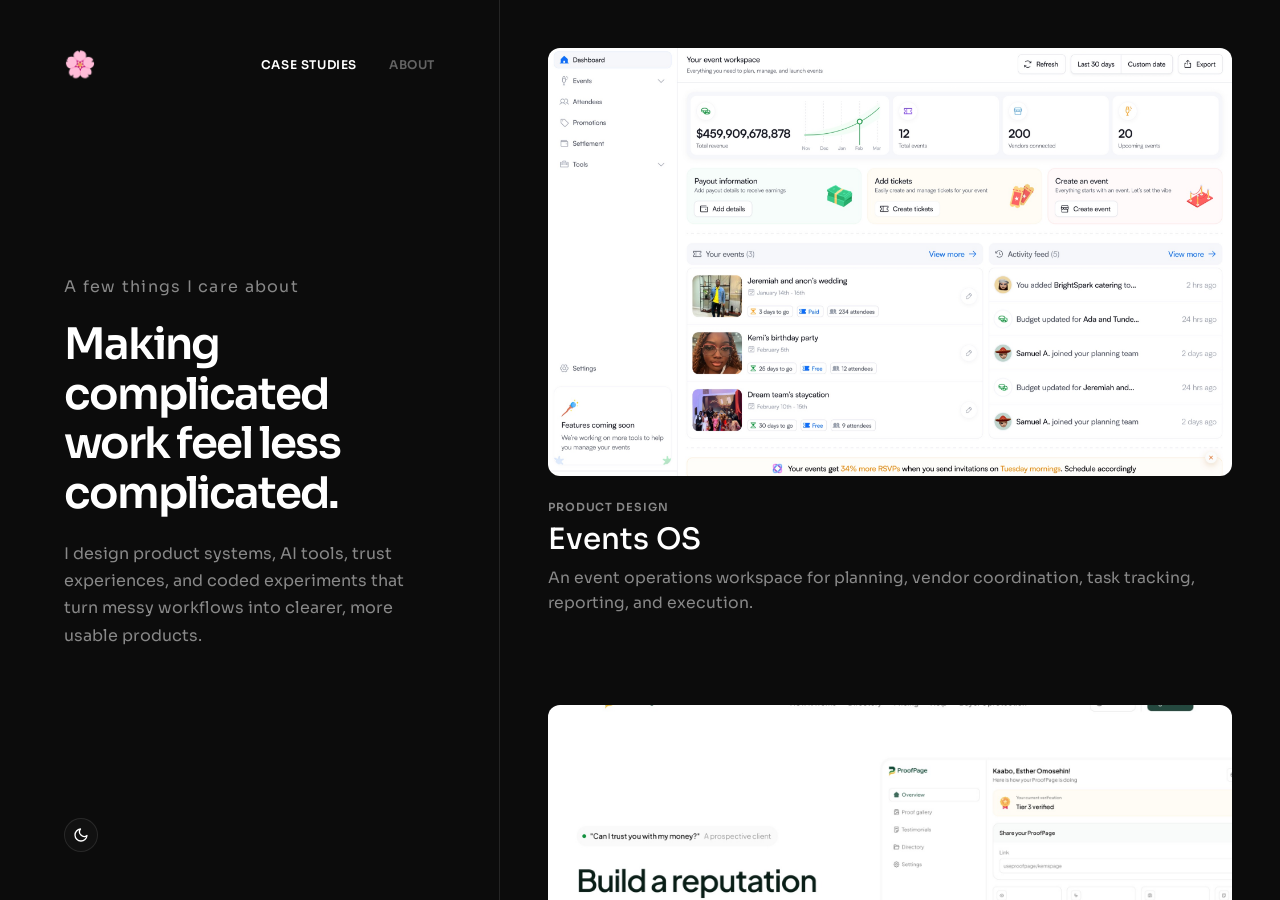
<file: case-studies/index.html>
<!doctype html>
<html lang="en">
  <head>
    <meta charset="UTF-8" />
    <meta name="viewport" content="width=device-width, initial-scale=1.0" />
    <title>Case Studies | Kems Designs</title>
    <meta
      name="description"
      content="Selected product design and design engineering case studies by Kems Designs."
    />
    <link
      href="https://fonts.googleapis.com/css2?family=Sora:wght@400;500;600;700;800&display=swap"
      rel="stylesheet"
    />
    <link rel="icon" type="image/png" sizes="512x512" href="/favicon-kems.png?v=1" />
    <link rel="apple-touch-icon" href="/favicon-kems.png?v=1" />
    <style>
      *,
      *::before,
      *::after {
        box-sizing: border-box;
        margin: 0;
        padding: 0;
      }

      :root {
        --bg-color: #0c0c0c;
        --text-main: #ffffff;
        --text-sub: #888888;
        --pink: #ffbcf2;
        --grey-btn: #111111;
        --border: rgba(255, 255, 255, 0.1);
        --transition: 0.3s cubic-bezier(0.4, 0, 0.2, 1);
      }

      body.light {
        --bg-color: #fcfcfc;
        --text-main: #000000;
        --text-sub: #666666;
        --pink: #ffbcf2;
        --grey-btn: #fafafa;
        --border: rgba(0, 0, 0, 0.06);
      }

      html,
      body {
        height: 100%;
        font-family: "Sora", sans-serif;
        background: var(--bg-color);
        color: var(--text-main);
      }
      body {
        display: flex;
        overflow: hidden;
        transition:
          background var(--transition),
          color var(--transition);
      }

      .left {
        position: relative;
        z-index: 2;
        display: flex;
        width: 500px;
        height: 100vh;
        flex: 0 0 auto;
        flex-direction: column;
        padding: 3rem 4rem;
        border-right: 1px solid var(--border);
        background: var(--bg-color);
        transition:
          background var(--transition),
          border-color var(--transition);
      }

      nav {
        display: flex;
        align-items: center;
        gap: 2rem;
        margin-bottom: 5rem;
      }
      .logo {
        margin-right: auto;
        color: var(--text-main);
        font-size: 1.6rem;
        font-weight: 800;
        letter-spacing: -0.05em;
        text-decoration: none;
      }
      .nav-link {
        color: var(--text-sub);
        cursor: pointer;
        font-size: 0.75rem;
        font-weight: 600;
        letter-spacing: 0.05em;
        opacity: 0.7;
        text-decoration: none;
        text-transform: uppercase;
        transition:
          color 0.2s,
          opacity 0.2s;
        white-space: nowrap;
      }
      .nav-link:hover {
        color: var(--pink);
        opacity: 1;
      }
      .nav-link.active {
        color: var(--text-main);
        opacity: 1;
      }

      .intro {
        display: flex;
        max-width: 370px;
        flex: 1;
        flex-direction: column;
        justify-content: center;
        padding-bottom: 7rem;
      }
      .eyebrow {
        margin-bottom: 1.25rem;
        color: var(--text-sub);
        font-size: 0.74rem;
        font-weight: 500;
        letter-spacing: 0.08em;
      }
      h1 {
        font-size: clamp(2.6rem, 3.4vw, 3.6rem);
        font-weight: 600;
        letter-spacing: -0.045em;
        line-height: 1.14;
      }
      .intro p {
        margin-top: 1.35rem;
        color: var(--text-sub);
        font-size: 1rem;
        font-weight: 400;
        line-height: 1.7;
      }
      .theme-switcher {
        position: absolute;
        bottom: 3rem;
        left: 4rem;
        display: grid;
        width: 34px;
        height: 34px;
        flex: 0 0 34px;
        place-items: center;
        border: 1px solid var(--border);
        border-radius: 50%;
        background: var(--grey-btn);
        color: var(--text-main);
        cursor: pointer;
        font-size: 1rem;
        transition:
          transform 0.2s,
          border-color 0.2s;
      }
      .theme-switcher:hover {
        transform: scale(1.08);
        border-color: var(--border);
      }
      .theme-switcher svg {
        width: 16px;
        height: 16px;
        fill: none;
        stroke: currentColor;
        stroke-linecap: round;
        stroke-linejoin: round;
        stroke-width: 2;
      }
      .theme-switcher .sun-icon,
      body.light .theme-switcher .moon-icon {
        display: none;
      }
      body.light .theme-switcher .sun-icon {
        display: block;
      }

      .right {
        flex: 1;
        height: 100vh;
        overflow-y: auto;
        padding: 3rem;
        scrollbar-width: none;
      }
      .right::-webkit-scrollbar {
        display: none;
      }
      .gallery {
        display: flex;
        max-width: 900px;
        margin: 0 auto;
        flex-direction: column;
        gap: 5.5rem;
        padding-bottom: 4rem;
      }
      .project {
        color: inherit;
        text-decoration: none;
      }
      .project-visual {
        position: relative;
        min-height: 0;
        aspect-ratio: 16 / 10;
        overflow: hidden;
        border: 0;
        border-radius: 12px;
        background: var(--grey-btn);
        transition: box-shadow 0.25s;
      }
      .project-visual img,
      .project-visual video {
        display: block;
        width: 100%;
        height: 100%;
        min-height: 0;
        object-fit: cover;
        transition: transform 0.45s cubic-bezier(0.165, 0.84, 0.44, 1);
      }
      .project:hover .project-visual {
        box-shadow: 0 8px 24px rgba(0, 0, 0, 0.07);
      }
      .project:hover .project-visual img,
      .project:hover .project-visual video {
        transform: scale(1.025);
      }
      .project-visual img:not([src]),
      .project-visual img.is-missing {
        display: none;
      }
      .fallback {
        position: absolute;
        inset: 0;
        display: grid;
        place-items: center;
        background:
          linear-gradient(140deg, rgba(128, 128, 128, 0.12), transparent 48%),
          var(--grey-btn);
        color: var(--text-sub);
        font-size: 0.82rem;
      }
      .project-visual img[src]:not(.is-missing) + .fallback {
        display: none;
      }
      .project-info {
        display: flex;
        align-items: flex-end;
        justify-content: space-between;
        gap: 2rem;
        padding-top: 1.5rem;
      }
      .project-type {
        margin-bottom: 0.38rem;
        color: var(--text-sub);
        font-size: 0.7rem;
        font-weight: 600;
        letter-spacing: 0.08em;
        text-transform: uppercase;
      }
      .project-title {
        font-size: clamp(1.55rem, 2.3vw, 2.15rem);
        font-weight: 500;
        letter-spacing: 0;
      }
      .project-meta {
        padding-bottom: 0.15rem;
        color: var(--text-sub);
        font-size: 0.78rem;
        font-weight: 400;
        text-align: right;
      }
      .project-description {
        max-width: 650px;
        margin-top: 0.55rem;
        color: var(--text-sub);
        font-size: 0.98rem;
        font-weight: 400;
        line-height: 1.6;
      }
      .project-footer {
        display: flex;
        align-items: center;
        justify-content: space-between;
        gap: 1rem;
        margin-top: 1rem;
      }
      .outcomes {
        display: flex;
        flex-wrap: wrap;
        gap: 0.45rem;
      }
      .outcome {
        padding: 0.38rem 0.55rem;
        border: 1px solid var(--border);
        border-radius: 999px;
        color: var(--text-sub);
        font-size: 0.68rem;
        font-weight: 600;
      }
      .project-cta {
        color: var(--text-main);
        font-size: 0.75rem;
        font-weight: 800;
        white-space: nowrap;
      }
      .project:hover .project-cta {
        color: var(--pink);
      }
      .project:hover .project-cta span {
        display: inline-block;
        transform: translateX(4px);
      }

      @media (max-width: 760px) {
        body {
          display: block;
          height: auto;
          overflow-y: auto;
        }
        .left {
          width: 100%;
          height: auto;
          min-height: 430px;
          padding: 2rem;
          border-right: 0;
          border-bottom: 1px solid var(--border);
        }
        nav {
          margin-bottom: 2.5rem;
        }
        .intro {
          min-height: 250px;
          padding-bottom: 3.5rem;
        }
        .theme-switcher {
          position: static;
        }
        .right {
          height: auto;
          padding: 1.5rem;
        }
        .gallery {
          gap: 2.4rem;
        }
      }

      @media (max-width: 560px) {
        nav {
          gap: 1rem;
        }
        .left {
          min-height: 390px;
        }
        h1 {
          font-size: 2.45rem;
        }
        .project-visual {
          min-height: 260px;
          aspect-ratio: auto;
        }
        .project-info {
          align-items: flex-start;
          flex-direction: column;
          gap: 0.3rem;
        }
        .project-meta {
          text-align: left;
        }
      }

      @media (prefers-reduced-motion: reduce) {
        *,
        *::before,
        *::after {
          scroll-behavior: auto !important;
          transition-duration: 0.01ms !important;
        }
      }
    </style>
  </head>
  <body>
    <aside class="left">
      <nav>
        <a class="logo" href="/">🌸</a>
        <a class="nav-link active" href="/case-studies/">Case Studies</a>
        <a class="nav-link" href="/about.html">About</a>
      </nav>
      <div class="intro">
        <p class="eyebrow">A few things I care about</p>
        <h1>Making complicated work feel less complicated.</h1>
        <p>
          I design product systems, AI tools, trust experiences, and coded
          experiments that turn messy workflows into clearer, more usable
          products.
        </p>
      </div>
      <button
        class="theme-switcher"
        type="button"
        aria-label="Toggle color theme"
      >
        <svg class="moon-icon" viewBox="0 0 24 24" aria-hidden="true">
          <path d="M21 12.79A9 9 0 1 1 11.21 3 7 7 0 0 0 21 12.79z" />
        </svg>
        <svg class="sun-icon" viewBox="0 0 24 24" aria-hidden="true">
          <circle cx="12" cy="12" r="4" />
          <path
            d="M12 2v2M12 20v2M4.93 4.93l1.41 1.41M17.66 17.66l1.41 1.41M2 12h2M20 12h2M4.93 19.07l1.41-1.41M17.66 6.34l1.41-1.41"
          />
        </svg>
      </button>
    </aside>

    <main class="right">
      <section class="gallery" aria-label="Case studies">
        <a class="project" href="/case-studies/events-os/">
          <div class="project-visual">
            <img
              data-src="/public/case-studies/events-os/actual/dashboard.jpg"
              alt="Events OS dashboard"
            /><span class="fallback">Events OS</span>
          </div>
          <div class="project-info">
            <div>
              <p class="project-type">Product design</p>
              <h2 class="project-title">Events OS</h2>
            </div>
          </div>
          <p class="project-description">
            An event operations workspace for planning, vendor coordination,
            task tracking, reporting, and execution.
          </p>
        </a>
        <a class="project" href="/case-studies/proofpage/">
          <div class="project-visual">
            <img
              data-src="/public/case-studies/proofpage/actual/hero.jpg"
              alt="ProofPage trust and verification experience"
            /><span class="fallback">ProofPage</span>
          </div>
          <div class="project-info">
            <div>
              <p class="project-type">Product design</p>
              <h2 class="project-title">ProofPage</h2>
            </div>
          </div>
          <p class="project-description">
            A trust and verification experience that helps buyers understand
            vendor credibility, protection, and proof before making decisions.
          </p>
        </a>
        <a class="project" href="/case-studies/klone/">
          <div class="project-visual">
            <img
              data-src="/public/case-studies/klone/actual/customer-hero.jpg"
              alt="Klone brand and product work"
            /><span class="fallback">Klone</span>
          </div>
          <div class="project-info">
            <div>
              <p class="project-type">Brand and product</p>
              <h2 class="project-title">Klone</h2>
            </div>
          </div>
          <p class="project-description">
            A brand and product direction built to make Klone sharper, more
            recognizable, and consistent across product and marketing
            touchpoints.
          </p>
        </a>
        <a class="project" href="/case-studies/copylint/">
          <div class="project-visual">
            <img
              data-src="/public/case-studies/copylint/actual/scan-ready.jpg"
              alt="CopyLint scan file modal"
            /><span class="fallback">CopyLint</span>
          </div>
          <div class="project-info">
            <div>
              <p class="project-type">Figma plugin</p>
              <h2 class="project-title">CopyLint</h2>
            </div>
          </div>
          <p class="project-description">
            An AI-assisted copy review tool that catches inconsistent copy and
            microcopy directly inside design files.
          </p>
        </a>
        <a class="project" href="/case-studies/design-engineering-lab/">
          <div class="project-visual">
            <video
              autoplay
              muted
              loop
              playsinline
              preload="metadata"
              aria-label="Crane Flight gameplay"
            >
              <source
                src="https://res.cloudinary.com/dgyadttyg/video/upload/v1777831700/craneflight_bix5jl.mp4"
                type="video/mp4"
              />
            </video>
          </div>
          <div class="project-info">
            <div>
              <p class="project-type">Games and experiments</p>
              <h2 class="project-title">Design engineering lab</h2>
            </div>
          </div>
          <p class="project-description">
            A full case study on playful coded experiments exploring games,
            motion, feedback, interaction design, audio, and frontend craft.
          </p>
        </a>
      </section>
    </main>
    <script>
      const body = document.body;
      const toggle = document.querySelector(".theme-switcher");
      const primaryNav = document.querySelector("nav");
      const sidebar = document.querySelector(".left");
      const scrollPanel = document.querySelector(".right");

      const responsiveThemePlacement = window.matchMedia(
        "(max-width: 760px)",
      );

      function placeThemeToggle({ matches }) {
        if (!toggle || !primaryNav || !sidebar) return;
        (matches ? primaryNav : sidebar).append(toggle);
      }

      placeThemeToggle(responsiveThemePlacement);
      responsiveThemePlacement.addEventListener("change", placeThemeToggle);

      window.addEventListener(
        "wheel",
        (event) => {
          if (
            window.innerWidth <= 760 ||
            !scrollPanel ||
            event.target.closest(".right")
          )
            return;
          scrollPanel.scrollTop += event.deltaY;
        },
        { passive: true },
      );

      if (localStorage.getItem("theme") === "light")
        body.classList.add("light");
      toggle.addEventListener("click", () => {
        body.classList.toggle("light");
        localStorage.setItem(
          "theme",
          body.classList.contains("light") ? "light" : "dark",
        );
      });
      document.querySelectorAll("img[data-src]").forEach((image) => {
        const target = image.dataset.src;
        fetch(target, { method: "HEAD" })
          .then((response) => {
            if (response.ok) image.src = target;
            else image.classList.add("is-missing");
          })
          .catch(() => image.classList.add("is-missing"));
      });
      document
        .querySelectorAll("img[src]")
        .forEach((image) =>
          image.addEventListener("error", () =>
            image.classList.add("is-missing"),
          ),
        );
    </script>
  </body>
</html>
</file>
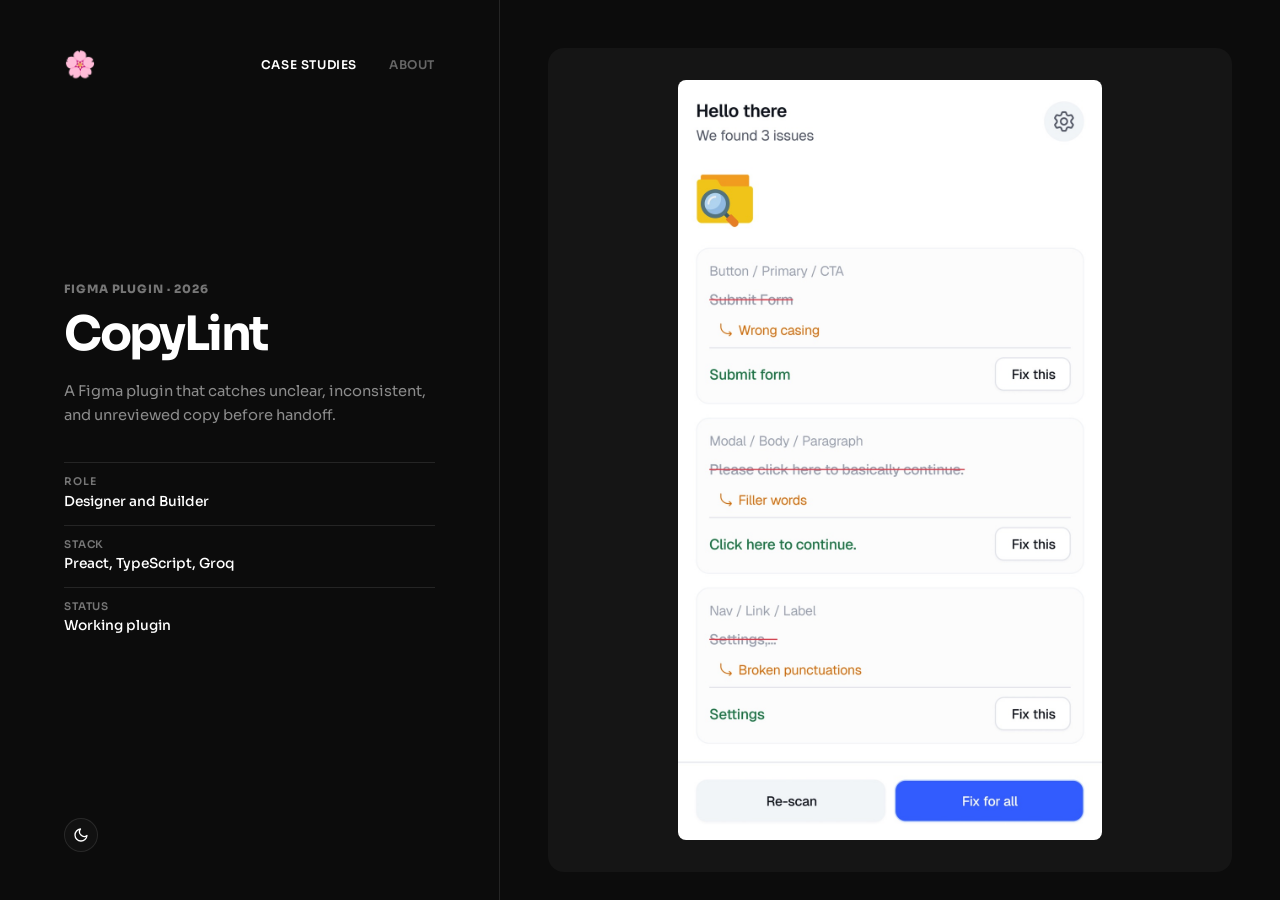
<file: case-studies/copylint/index.html>
<!doctype html>
<html lang="en">
  <head>
    <meta charset="utf-8" />
    <meta name="viewport" content="width=device-width,initial-scale=1" />
    <title>CopyLint | Kems Designs</title>
    <link rel="icon" type="image/png" sizes="512x512" href="/favicon-kems.png?v=1" />
    <link rel="apple-touch-icon" href="/favicon-kems.png?v=1" />
    <link
      href="https://fonts.googleapis.com/css2?family=Sora:wght@400;500;600;700;800&display=swap"
      rel="stylesheet"
    />
    <link
      rel="stylesheet"
      href="/case-studies/events-os/events-detail.css?v=21"
    />
  </head>
  <body class="copylint-case events-case">
    <aside class="left">
      <nav>
        <a class="logo" href="/">🌸</a
        ><a class="nav-link active" href="/case-studies/">Case Studies</a
        ><a class="nav-link" href="/about.html">About</a>
      </nav>
      <section class="overview">
        <p class="eyebrow">Figma plugin · 2026</p>
        <h1>CopyLint</h1>
        <p class="overview-summary">
          A Figma plugin that catches unclear, inconsistent, and unreviewed copy
          before handoff.
        </p>
        <dl class="project-facts">
          <div>
            <dt>Role</dt>
            <dd>Designer and Builder</dd>
          </div>
          <div>
            <dt>Stack</dt>
            <dd>Preact, TypeScript, Groq</dd>
          </div>
          <div>
            <dt>Status</dt>
            <dd>Working plugin</dd>
          </div>
        </dl>
      </section>
      <button
        class="theme-switcher"
        data-theme-toggle
        aria-label="Toggle theme"
      >
        <svg class="moon-icon" viewBox="0 0 24 24">
          <path d="M21 12.79A9 9 0 1 1 11.21 3 7 7 0 0 0 21 12.79z" /></svg
        ><svg class="sun-icon" viewBox="0 0 24 24">
          <circle cx="12" cy="12" r="4" />
          <path
            d="M12 2v2M12 20v2M4.93 4.93l1.41 1.41M17.66 17.66l1.41 1.41M2 12h2M20 12h2M4.93 19.07l1.41-1.41M17.66 6.34l1.41-1.41"
          />
        </svg>
      </button>
    </aside>
    <main class="right">
      <article class="case-story">
        <figure class="hero-media">
          <img
            data-src="/public/case-studies/copylint/actual/found-issues.jpg"
            alt="CopyLint grouped issue results"
          />
        </figure>
        <section class="story-section">
          <p class="story-label">Project snapshot</p>
          <h2>A linter for copy, built where designers already work.</h2>
          <p>
            CopyLint is a Figma plugin that catches unclear, inconsistent, and
            unreviewed copy before a file reaches handoff. I designed and built
            the plugin solo, from the scan flow and result states to the model
            integration and Figma plugin architecture.
          </p>
          <div class="snapshot-grid">
            <span>Solo-designed and built</span
            ><span>Preact and TypeScript architecture</span
            ><span>Complete scan and recovery states</span>
          </div>
        </section>
        <section class="story-section">
          <p class="story-label">The reality</p>
          <h2>Copy was the one thing nobody was systematically checking.</h2>
          <p>
            Design systems catch inconsistencies in color, spacing, and
            components almost automatically now. Copy never got the same
            treatment. It gets written fast, under deadline pressure, by whoever
            is building the screen that day, and slips through review because no
            single person owns consistency in the same way a design lead owns
            visual language.
          </p>
          <p>
            At Gopaddi this showed up constantly. One modal said “Delete.”
            Another said “Remove.” A confirmation button said “Yes” in one flow
            and “Confirm” in another. None of it was wrong exactly. All of it
            was inconsistent, and catching it meant manually rereading every
            string in a file.
          </p>
          <p class="callout">
            I was that someone. CopyLint started as a way to stop being that
            someone.
          </p>
        </section>
        <section class="story-section">
          <p class="story-label">The design challenge</p>
          <h2>Give feedback at the speed designers actually work.</h2>
          <p>
            The tool had to work inside the file designers already had open,
            without creating a separate review step someone had to remember to
            run.
          </p>
        </section>
        <section class="product-showcase">
          <header class="story-section">
            <p class="story-label">The product flow</p>
            <h2>One short loop from setup to a decision.</h2>
            <p>
              Each state answers one question clearly: is the tool ready, is the
              scan running, what did it find, and what should the designer do
              next?
            </p>
          </header>
          <article class="flow-group">
            <div class="flow-intro">
              <span>01</span>
              <div>
                <h3>Early onboarding</h3>
                <p>
                  An early API-key setup iteration made the tool usable without
                  a separate account flow.
                </p>
              </div>
            </div>
            <div class="mockup-grid">
              <figure class="product-frame plugin-frame">
                <div class="window-bar"><i></i><i></i><i></i></div>
                <img
                  data-src="/public/case-studies/copylint/actual/onboarding-empty.jpg"
                  alt="CopyLint API key onboarding empty state"
                />
              </figure>
              <figure class="product-frame plugin-frame">
                <div class="window-bar"><i></i><i></i><i></i></div>
                <img
                  data-src="/public/case-studies/copylint/actual/onboarding-key.jpg"
                  alt="CopyLint API key onboarding complete state"
                />
              </figure>
            </div>
          </article>
          <article class="flow-group">
            <div class="flow-intro">
              <span>02</span>
              <div>
                <h3>Scan and respond</h3>
                <p>
                  Ready, progress, success, and failure states keep the designer
                  oriented through a fast scan.
                </p>
              </div>
            </div>
            <div class="mockup-grid">
              <figure class="product-frame plugin-frame">
                <div class="window-bar"><i></i><i></i><i></i></div>
                <img
                  data-src="/public/case-studies/copylint/actual/scan-ready.jpg"
                  alt="CopyLint ready to scan"
                />
              </figure>
              <figure class="product-frame plugin-frame">
                <div class="window-bar"><i></i><i></i><i></i></div>
                <img
                  data-src="/public/case-studies/copylint/actual/scanning.jpg"
                  alt="CopyLint scanning progress"
                />
              </figure>
              <figure class="product-frame plugin-frame">
                <div class="window-bar"><i></i><i></i><i></i></div>
                <img
                  data-src="/public/case-studies/copylint/actual/no-issues.jpg"
                  alt="CopyLint no issues result"
                />
              </figure>
              <figure class="product-frame plugin-frame">
                <div class="window-bar"><i></i><i></i><i></i></div>
                <img
                  data-src="/public/case-studies/copylint/actual/error-state.jpg"
                  alt="CopyLint connection error"
                />
              </figure>
            </div>
          </article>
          <article class="flow-group">
            <div class="flow-intro">
              <span>03</span>
              <div>
                <h3>Keep control in settings</h3>
                <p>
                  Key storage and update states make the integration
                  understandable without interrupting the scan flow.
                </p>
              </div>
            </div>
            <div class="mockup-grid">
              <figure class="product-frame plugin-frame">
                <div class="window-bar"><i></i><i></i><i></i></div>
                <img
                  data-src="/public/case-studies/copylint/actual/settings.jpg"
                  alt="CopyLint settings page"
                />
              </figure>
              <figure class="product-frame plugin-frame">
                <div class="window-bar"><i></i><i></i><i></i></div>
                <img
                  data-src="/public/case-studies/copylint/actual/settings-update.jpg"
                  alt="CopyLint settings update state"
                />
              </figure>
            </div>
          </article>
        </section>
        <section class="story-section">
          <p class="story-label">Key decision 01</p>
          <h2>Speed over depth.</h2>
          <p>
            A plugin that takes ten seconds to respond gets closed and never
            opened again. I used Preact and TypeScript on the
            @create-figma-plugin framework because Figma plugins run inside a
            sandboxed iframe with real performance limits, and every extra
            kilobyte becomes load time a designer feels immediately.
          </p>
          <p>
            For the AI layer, I chose Groq running llama-3.1-8b-instant over a
            larger model. A bigger model might catch subtler tone issues, but
            not at the latency and cost profile needed by a free tool scanning
            dozens of text layers repeatedly. For a linting tool, fast and
            decent beats slow and excellent.
          </p>
          <div class="decision-grid">
            <article>
              <h3>Built for the sandbox</h3>
              <p>
                A lightweight stack that respects Figma's plugin performance
                constraints.
              </p>
            </article>
            <article>
              <h3>Fast inference by design</h3>
              <p>
                A smaller model chosen deliberately for speed, not as an
                accidental compromise.
              </p>
            </article>
          </div>
        </section>
        <section class="story-section">
          <p class="story-label">Key decision 02</p>
          <h2>Grouped feedback, not a flat list.</h2>
          <p>
            Fifteen flagged strings presented as fifteen separate complaints
            reads as noise. Grouping those strings by inconsistency, clarity,
            and tone turns them into patterns a designer can act on. Instead of
            three disconnected flags, the plugin can show that three different
            words are being used for the same action.
          </p>
        </section>
        <section class="story-section">
          <p class="story-label">Key decision 03</p>
          <h2>Suggestion beside issue, never auto-applied.</h2>
          <p>
            The flagged text and suggested fix stay visible together so a
            designer can compare, rewrite, or dismiss with full context. The
            plugin never silently changes anything. That was a trust decision as
            much as a UX one: the designer stays in control of the actual
            decision.
          </p>
        </section>
        <section class="story-section">
          <p class="story-label">The point</p>
          <h2>AI should support judgment here, not replace it.</h2>
          <p>
            CopyLint's point of view is that the fastest useful tool surfaces
            the problem clearly and gets out of the way. It does not try to be
            clever on the designer's behalf.
          </p>
        </section>
        <section class="story-section">
          <p class="story-label">Reflection</p>
          <h2>Building beyond the happy path changed the bar.</h2>
          <p>
            CopyLint needed more than a successful scan screen. Setup, loading,
            empty results, API failures, key management, and issue-by-issue
            review all had to make sense without explanation. Designing those
            states made it feel like a complete tool rather than an AI demo.
          </p>
        </section>
      </article>
      <a
        class="next-project next-preview"
        href="/case-studies/design-engineering-lab/"
        ><img
          src="/public/case-studies/design-engineering-lab/music-player.png"
          alt="Design engineering lab preview"
        />
        <div>
          <span>Design engineering · Interactive experiments</span
          ><strong>Design engineering lab</strong>
          <p>Games, interaction experiments, and coded prototypes.</p>
        </div></a
      >
    </main>
    <script src="/case-studies/case-study.js?v=11"></script>
  </body>
</html>
</file>
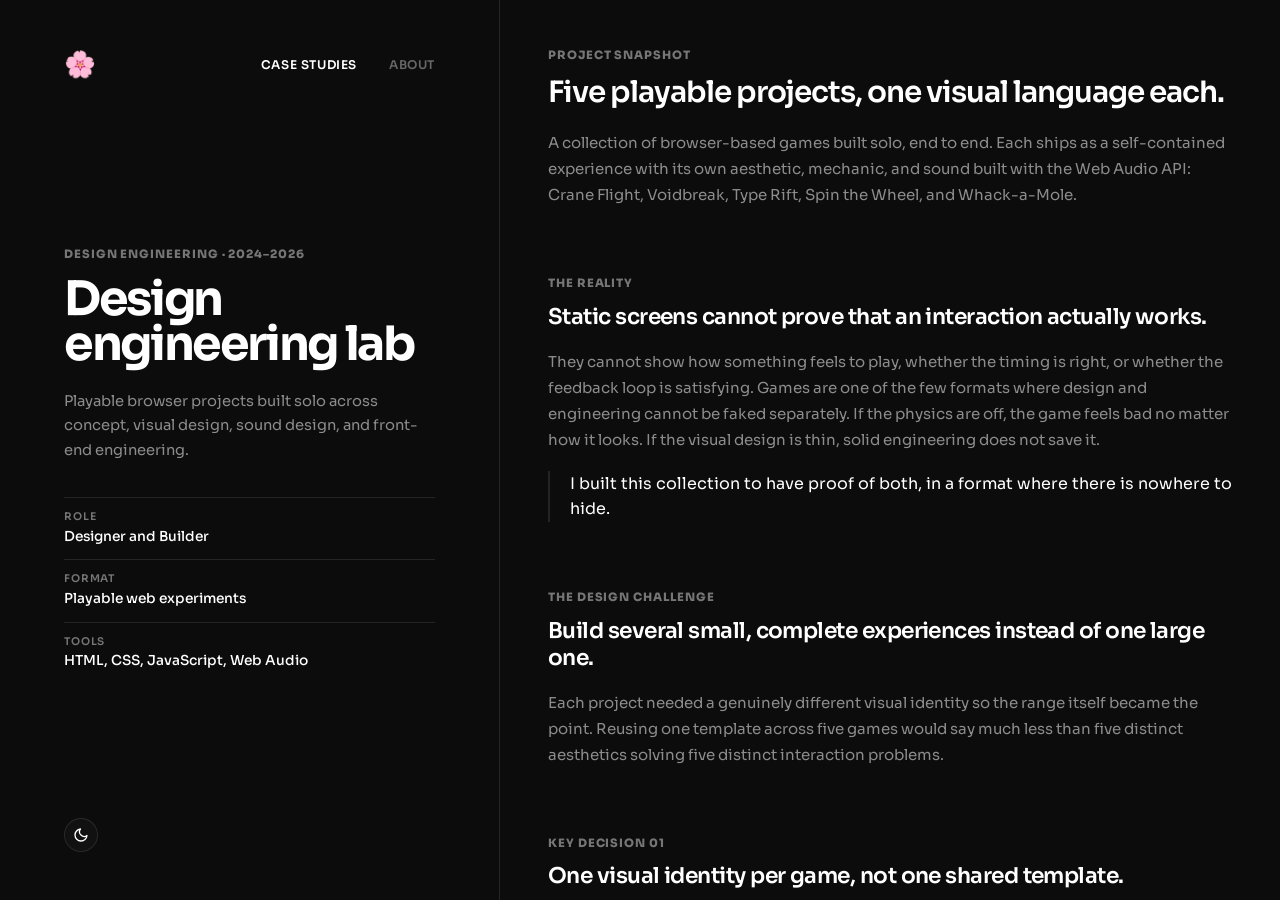
<file: case-studies/design-engineering-lab/index.html>
<!doctype html>
<html lang="en">
  <head>
    <meta charset="utf-8" />
    <meta name="viewport" content="width=device-width,initial-scale=1" />
    <title>Design engineering lab | Kems Designs</title>
    <link rel="icon" type="image/png" sizes="512x512" href="/favicon-kems.png?v=1" />
    <link rel="apple-touch-icon" href="/favicon-kems.png?v=1" />
    <link
      href="https://fonts.googleapis.com/css2?family=Sora:wght@400;500;600;700;800&display=swap"
      rel="stylesheet"
    />
    <link
      rel="stylesheet"
      href="/case-studies/events-os/events-detail.css?v=21"
    />
  </head>
  <body class="design-lab">
    <aside class="left">
      <nav>
        <a class="logo" href="/">🌸</a
        ><a class="nav-link active" href="/case-studies/">Case Studies</a
        ><a class="nav-link" href="/about.html">About</a>
      </nav>
      <section class="overview">
        <p class="eyebrow">Design engineering · 2024–2026</p>
        <h1>Design engineering lab</h1>
        <p class="overview-summary">
          Playable browser projects built solo across concept, visual design,
          sound design, and front-end engineering.
        </p>
        <dl class="project-facts">
          <div>
            <dt>Role</dt>
            <dd>Designer and Builder</dd>
          </div>
          <div>
            <dt>Format</dt>
            <dd>Playable web experiments</dd>
          </div>
          <div>
            <dt>Tools</dt>
            <dd>HTML, CSS, JavaScript, Web Audio</dd>
          </div>
        </dl>
      </section>
      <button
        class="theme-switcher"
        data-theme-toggle
        aria-label="Toggle theme"
      >
        <svg class="moon-icon" viewBox="0 0 24 24">
          <path d="M21 12.79A9 9 0 1 1 11.21 3 7 7 0 0 0 21 12.79z" /></svg
        ><svg class="sun-icon" viewBox="0 0 24 24">
          <circle cx="12" cy="12" r="4" />
          <path
            d="M12 2v2M12 20v2M4.93 4.93l1.41 1.41M17.66 17.66l1.41 1.41M2 12h2M20 12h2M4.93 19.07l1.41-1.41M17.66 6.34l1.41-1.41"
          />
        </svg>
      </button>
    </aside>
    <main class="right">
      <article class="lab-story">
        <header class="lab-hero">
          <p class="story-label">Project snapshot</p>
          <h2>Five playable projects, one visual language each.</h2>
          <p>
            A collection of browser-based games built solo, end to end. Each
            ships as a self-contained experience with its own aesthetic,
            mechanic, and sound built with the Web Audio API: Crane Flight,
            Voidbreak, Type Rift, Spin the Wheel, and Whack-a-Mole.
          </p>
        </header>
        <section class="story-section">
          <p class="story-label">The reality</p>
          <h2>
            Static screens cannot prove that an interaction actually works.
          </h2>
          <p>
            They cannot show how something feels to play, whether the timing is
            right, or whether the feedback loop is satisfying. Games are one of
            the few formats where design and engineering cannot be faked
            separately. If the physics are off, the game feels bad no matter how
            it looks. If the visual design is thin, solid engineering does not
            save it.
          </p>
          <p class="callout">
            I built this collection to have proof of both, in a format where
            there is nowhere to hide.
          </p>
        </section>
        <section class="story-section">
          <p class="story-label">The design challenge</p>
          <h2>
            Build several small, complete experiences instead of one large one.
          </h2>
          <p>
            Each project needed a genuinely different visual identity so the
            range itself became the point. Reusing one template across five
            games would say much less than five distinct aesthetics solving five
            distinct interaction problems.
          </p>
        </section>
        <section class="story-section">
          <p class="story-label">Key decision 01</p>
          <h2>One visual identity per game, not one shared template.</h2>
          <p>
            Each game has its own color language, typography choices, and visual
            world. Crane Flight reframes a Flappy Bird style mechanic around a
            paper crane, so the physics needed to feel light rather than
            mechanical. Voidbreak takes brick breaker into a darker, atmospheric
            space. Type Rift and Whack-a-Mole use pacing and feedback suited to
            their specific mechanics.
          </p>
          <p class="callout">
            Five different visual worlds prove design versatility more clearly
            than one polished template repeated five times.
          </p>
        </section>
        <section class="story-section">
          <p class="story-label">Key decision 02</p>
          <h2>Sound became a first-class design layer.</h2>
          <p>
            Every game has audio built with the Web Audio API and tuned to its
            own feel rather than added as generic sound effects. A hit, a miss,
            and a win state are interaction feedback. Treating sound that way
            from the start made it part of the mechanic, not decoration added
            after the build was finished.
          </p>
        </section>
        <section class="story-section">
          <p class="story-label">Key decision 03</p>
          <h2>Each experience was engineered and shipped solo.</h2>
          <p>
            There is no design handoff here. Each game is self-contained, with
            its own logic, rendering, and input handling. Type Rift required
            responsive real-time input. Spin the Wheel paired randomization
            logic with animation easing that needed to read as fair and
            satisfying rather than mechanical.
          </p>
        </section>
        <h2 class="experiments-heading">Selected experiments</h2>
        <section class="experiment">
          <div class="experiment-media">
            <video autoplay muted loop playsinline preload="metadata">
              <source
                src="https://res.cloudinary.com/dgyadttyg/video/upload/v1777831700/craneflight_bix5jl.mp4"
                type="video/mp4"
              />
            </video>
          </div>
          <div class="experiment-copy">
            <p class="story-label">Game experiment</p>
            <h3>A paper crane, a narrow gap, and one more try.</h3>
            <p>
              A game-loop exercise in timing and physics. I focused on simple
              mechanics, clear feedback, and the small feeling that makes
              someone want to try again.
            </p>
            <div class="project-links">
              <a
                href="https://kemsdesigns.github.io/crane-flight/"
                target="_blank"
                rel="noreferrer"
                >Play live →</a
              ><a
                href="https://github.com/kemsdesigns/crane-flight"
                target="_blank"
                rel="noreferrer"
                >View code →</a
              >
            </div>
          </div>
        </section>
        <section class="experiment">
          <div class="experiment-media">
            <video autoplay muted loop playsinline preload="metadata">
              <source
                src="https://res.cloudinary.com/dgyadttyg/video/upload/f_auto,q_auto/v1777741180/highendmooddrumrecording_eznbba.mp4"
                type="video/mp4"
              />
            </video>
          </div>
          <div class="experiment-copy">
            <p class="story-label">Music interaction</p>
            <h3>A drum machine designed as an instrument.</h3>
            <p>
              Sound, timing, colour, and visual feedback were designed as one
              response system, making a small tool feel physical instead of like
              a settings panel.
            </p>
            <div class="project-links">
              <a
                href="https://mood-drum.vercel.app"
                target="_blank"
                rel="noreferrer"
                >Play live →</a
              ><a
                href="https://github.com/kemsdesigns/mood-drum"
                target="_blank"
                rel="noreferrer"
                >View code →</a
              >
            </div>
          </div>
        </section>
        <section class="experiment">
          <div class="experiment-media">
            <video autoplay muted loop playsinline preload="metadata">
              <source
                src="https://res.cloudinary.com/dgyadttyg/video/upload/f_auto,q_auto/v1777741567/isokeys_yvuohv.mp4"
                type="video/mp4"
              />
            </video>
          </div>
          <div class="experiment-copy">
            <p class="story-label">Music interaction</p>
            <h3>Iso Keys, a deliberately simple surface for sound.</h3>
            <p>
              Iso Keys explores how much character can come from a small
              interaction model: layout, visual rhythm, and the relationship
              between a press and a sound.
            </p>
          </div>
        </section>
        <section class="experiment">
          <div class="experiment-media music-shot">
            <img
              src="/public/case-studies/design-engineering-lab/music-player.png"
              alt="Music Player live experience"
            />
          </div>
          <div class="experiment-copy">
            <p class="story-label">Product experiment</p>
            <h3>A music experience where the interface carries the mood.</h3>
            <p>
              A live music product exploring how visual direction, playback
              moments, and browsing flow can create atmosphere without getting
              in the way of the music.
            </p>
            <div class="project-links">
              <a
                href="https://music-player-khaki-nu-87.vercel.app/"
                target="_blank"
                rel="noreferrer"
                >Open live experience →</a
              ><a
                href="https://github.com/kemsdesigns/music-player"
                target="_blank"
                rel="noreferrer"
                >View code →</a
              >
            </div>
          </div>
        </section>
        <section class="experiment">
          <div class="experiment-media">
            <img
              src="/public/video-posters/whack-a-mole.png"
              alt="Whack-a-Mole level complete screen"
            />
          </div>
          <div class="experiment-copy">
            <p class="story-label">Game experiment</p>
            <h3>A fast arcade loop built around timing and reaction.</h3>
            <p>
              Whack-a-Mole is about quick response, clear targets, and feedback
              that makes each successful hit feel immediate and rewarding.
            </p>
            <div class="project-links">
              <a
                href="https://whack-a-mole-bay.vercel.app"
                target="_blank"
                rel="noreferrer"
                >Play live →</a
              ><a
                href="https://github.com/kemsdesigns/whack-a-mole"
                target="_blank"
                rel="noreferrer"
                >View code →</a
              >
            </div>
          </div>
        </section>
        <section class="experiment">
          <div class="experiment-media">
            <video autoplay muted loop playsinline preload="metadata">
              <source
                src="https://res.cloudinary.com/dgyadttyg/video/upload/f_auto,q_auto/v1777740991/typerift_jeiicn.mp4"
                type="video/mp4"
              />
            </video>
          </div>
          <div class="experiment-copy">
            <p class="story-label">Game experiment</p>
            <h3>
              Typing becomes a timing game when every word has consequences.
            </h3>
            <p>
              Type Rift combines real-time input, pressure, and pacing to turn a
              familiar action into a game.
            </p>
            <div class="project-links">
              <a
                href="https://typerift-six.vercel.app"
                target="_blank"
                rel="noreferrer"
                >Play live →</a
              ><a
                href="https://github.com/kemsdesigns/typerift"
                target="_blank"
                rel="noreferrer"
                >View code →</a
              >
            </div>
          </div>
        </section>
        <section class="story-section">
          <p class="story-label">The point</p>
          <h2>Can an idea become a working, playable thing?</h2>
          <p>
            This collection answers that question repeatedly, across different
            mechanics and visual problems. Five games answering it five
            different ways is a stronger proof point than one large project
            answering it once.
          </p>
        </section>
        <section class="story-section">
          <p class="story-label">Reflection</p>
          <h2>Variety was the most useful constraint.</h2>
          <p>
            Building genuinely different experiences rather than reskins of one
            underlying game forced range in visual design, interaction design,
            and front-end engineering that a single larger project would not
            have required in the same way.
          </p>
        </section>
      </article>
      <a class="next-project next-preview" href="/case-studies/events-os/"
        ><img
          src="/public/case-studies/events-os/actual/dashboard.jpg"
          alt="Events OS preview"
        />
        <div>
          <span>Product design · 2024 – Present</span><strong>Events OS</strong>
          <p>
            A planning deck for hotels and venues, bringing layout, RSVP, menus,
            sequencing, and team collaboration into one shared system.
          </p>
        </div></a
      >
    </main>
    <script src="/case-studies/case-study.js?v=11"></script>
  </body>
</html>
</file>
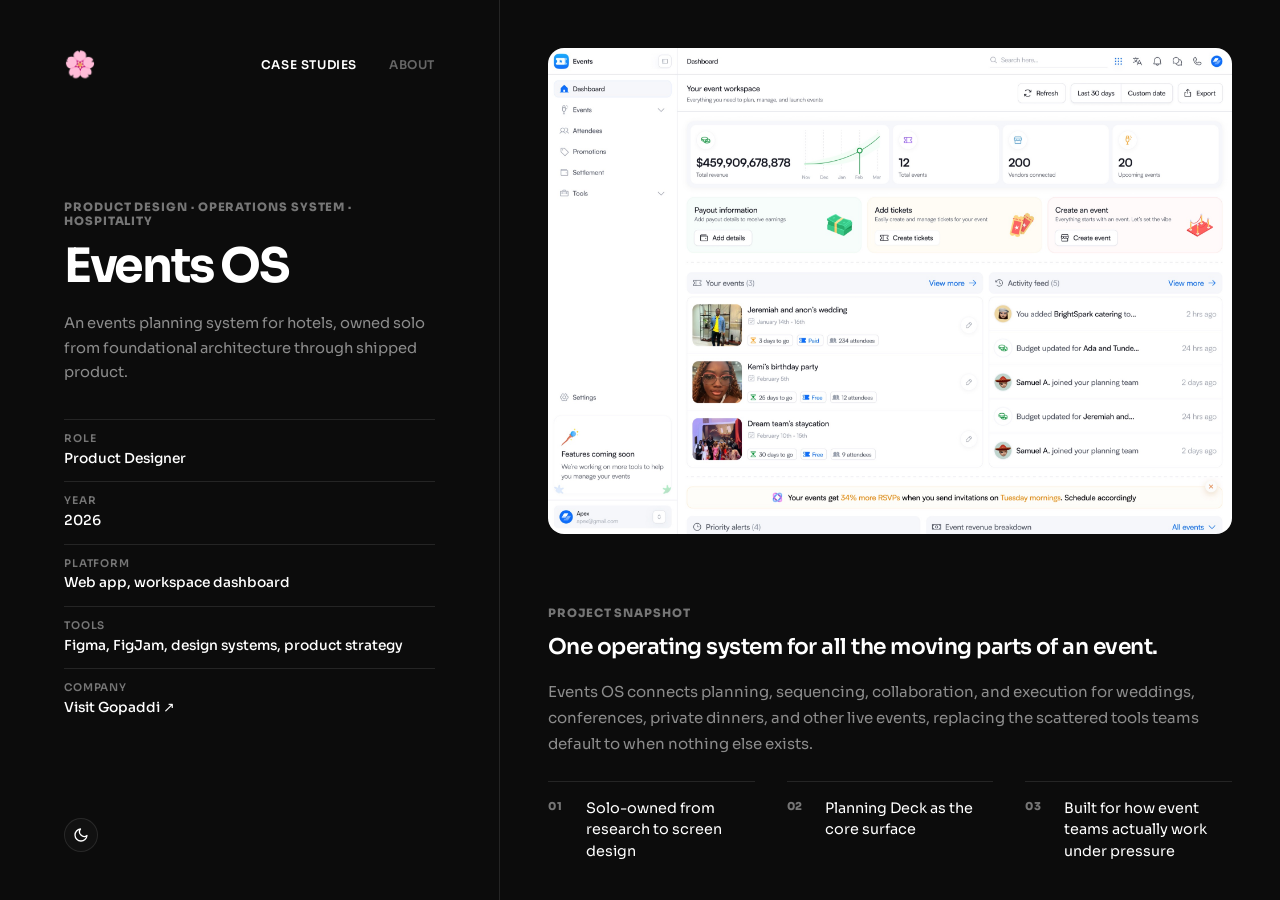
<file: case-studies/events-os/index.html>
<!doctype html>
<html lang="en">
  <head>
    <meta charset="utf-8" />
    <meta name="viewport" content="width=device-width,initial-scale=1" />
    <title>Events OS | Kems Designs</title>
    <link rel="icon" type="image/png" sizes="512x512" href="/favicon-kems.png?v=1" />
    <link rel="apple-touch-icon" href="/favicon-kems.png?v=1" />
    <link
      href="https://fonts.googleapis.com/css2?family=Sora:wght@400;500;600;700;800&display=swap"
      rel="stylesheet"
    />
    <link
      rel="stylesheet"
      href="/case-studies/events-os/events-detail.css?v=21"
    />
  </head>
  <body class="events-case">
    <aside class="left">
      <nav>
        <a class="logo" href="/">🌸</a
        ><a class="nav-link active" href="/case-studies/">Case Studies</a
        ><a class="nav-link" href="/about.html">About</a>
      </nav>
      <section class="overview">
        <p class="eyebrow">Product design · Operations system · Hospitality</p>
        <h1>Events OS</h1>
        <p class="overview-summary">
          An events planning system for hotels, owned solo from foundational
          architecture through shipped product.
        </p>
        <dl class="project-facts">
          <div>
            <dt>Role</dt>
            <dd>Product Designer</dd>
          </div>
          <div>
            <dt>Year</dt>
            <dd>2026</dd>
          </div>
          <div>
            <dt>Platform</dt>
            <dd>Web app, workspace dashboard</dd>
          </div>
          <div>
            <dt>Tools</dt>
            <dd>Figma, FigJam, design systems, product strategy</dd>
          </div>
          <div>
            <dt>Company</dt>
            <dd>
              <a
                href="https://www.gopaddi.com/"
                target="_blank"
                rel="noreferrer"
                >Visit Gopaddi ↗</a
              >
            </dd>
          </div>
        </dl>
      </section>
      <button
        class="theme-switcher"
        data-theme-toggle
        aria-label="Toggle theme"
      >
        <svg class="moon-icon" viewBox="0 0 24 24">
          <path d="M21 12.79A9 9 0 1 1 11.21 3 7 7 0 0 0 21 12.79z" /></svg
        ><svg class="sun-icon" viewBox="0 0 24 24">
          <circle cx="12" cy="12" r="4" />
          <path
            d="M12 2v2M12 20v2M4.93 4.93l1.41 1.41M17.66 17.66l1.41 1.41M2 12h2M20 12h2M4.93 19.07l1.41-1.41M17.66 6.34l1.41-1.41"
          />
        </svg>
      </button>
    </aside>
    <main class="right">
      <article class="case-story">
        <figure class="hero-media">
          <img
            data-src="/public/case-studies/events-os/actual/dashboard.jpg"
            alt="Events OS workspace dashboard"
          />
        </figure>
        <section class="story-section">
          <p class="story-label">Project snapshot</p>
          <h2>One operating system for all the moving parts of an event.</h2>
          <p>
            Events OS connects planning, sequencing, collaboration, and
            execution for weddings, conferences, private dinners, and other live
            events, replacing the scattered tools teams default to when nothing
            else exists.
          </p>
          <div class="snapshot-grid">
            <span>Solo-owned from research to screen design</span
            ><span>Planning Deck as the core surface</span
            ><span>Built for how event teams actually work under pressure</span>
          </div>
        </section>
        <section class="story-section">
          <p class="story-label">The reality</p>
          <h2>
            Before Events OS, the plan lived in a dozen different places at
            once.
          </h2>
          <p>
            Guest lists sat in spreadsheets. Vendor updates moved through group
            chats. Floor plans were printed and taped to a wall. Menu changes
            got mentioned in a call and never wrote themselves down anywhere.
          </p>
          <p>
            None of these pieces talked to each other. A guest count change
            didn't reach catering. A shift in the floor layout didn't reach
            whoever was setting up AV. Inconsistencies surfaced late, usually
            the same day as the event, and someone ended up fixing it under
            pressure instead of planning it in advance.
          </p>
          <p class="callout">
            The problem was never that people didn't know how to plan an event.
            It was that planning had no single home.
          </p>
        </section>
        <section class="story-section">
          <p class="story-label">The design challenge</p>
          <h2>Build for the afternoon when the plan changes twice.</h2>
          <p>
            I owned this vertical solo, from early research through the Planning
            Deck and its core flows. The brief I set for myself wasn't “make
            event planning look organized on a screen.” It was harder than that:
            build a system that holds up when a plan changes twice in the same
            afternoon, because that's what actually happens.
          </p>
        </section>
        <figure class="story-media">
          <img
            data-src="/public/case-studies/events-os/actual/create-event-form.jpg"
            alt="Events OS event creation flow"
          />
        </figure>
        <section class="story-section">
          <p class="story-label">Key decision 01</p>
          <h2>The Planning Deck became the center of gravity.</h2>
          <p>
            Every other decision in Events OS orbits one call: there needed to
            be a single surface where the shape of an event lives, not five
            surfaces that each hold a piece of it.
          </p>
          <p>
            Batch 1 of the Planning Deck covers floor and layout planning, event
            sequencing, menus, guests and RSVPs, and real-time collaboration
            with commenting. That scope was chosen deliberately. It's the
            planning work a team touches constantly, the stuff that changes hour
            to hour, not the stuff that gets set once and forgotten.
          </p>
          <div class="decision-grid">
            <article>
              <h3>One shared plan</h3>
              <p>
                Event details stop being spread across documents, chats,
                spreadsheets, and memory.
              </p>
            </article>
            <article>
              <h3>Focused first release</h3>
              <p>
                Solve the planning work teams return to most, before trying to
                solve everything at once.
              </p>
            </article>
          </div>
        </section>
        <figure class="story-media">
          <img
            data-src="/public/case-studies/events-os/actual/my-events.jpg"
            alt="Events OS event management workspace"
          />
        </figure>
        <section class="story-section">
          <p class="story-label">Key decision 02</p>
          <h2>Order of events became a multi-role timeline.</h2>
          <p>
            The hardest single problem in this system was sequencing. One event
            timeline has to serve completely different people with completely
            different needs. A planner needs the fifteen-minute operational
            view: what happens when, in what order, with what buffer. A vendor
            only needs their setup and teardown windows. Someone managing the
            room needs to know exactly when it turns over between courses or
            segments.
          </p>
          <p>
            Building three separate views would have meant three separate
            sources of truth, which is exactly the fragmentation Events OS was
            supposed to fix. Instead, I designed one underlying timeline data
            model that different roles could view at different levels of detail,
            without anyone ever looking at a version of the plan that's already
            out of date.
          </p>
        </section>
        <section class="story-section">
          <p class="story-label">Key decision 03</p>
          <h2>What wasn't ready was deliberately phased.</h2>
          <p>
            Vendor coordination, table assignments, and full budget tracking
            were cut from Batch 1 and moved to Phase 2. This wasn't a resourcing
            shortcut, it was a judgment call. Budget tracking alone needed fixed
            and planning-based modes, real-time cost tracking, planned versus
            actual spend, and role-based visibility, since not everyone on a
            planning team should see the same numbers. Designing that properly
            needed more time than the launch window allowed.
          </p>
          <p>
            Shipping it half-considered would have created more confusion than
            shipping without it. The better call was to get the core planning
            loop right first and build trust in the system before adding its
            more complex layers.
          </p>
        </section>
        <section class="story-section">
          <p class="story-label">What shipped and what was scoped</p>
          <div class="scope-grid">
            <article>
              <h3>Batch 1</h3>
              <p>
                Planning Deck, floor planning, order of events, menus, guests
                and RSVPs, real-time collaboration, and commenting.
              </p>
            </article>
            <article>
              <h3>Phase 2</h3>
              <p>
                Vendor coordination, table assignments, full budget tracking,
                role-based visibility, planned versus actual cost tracking, and
                safeguards.
              </p>
            </article>
          </div>
        </section>
        <section class="flow-group">
          <div class="flow-intro">
            <p class="story-label">Public product story</p>
            <h2>The system also needed a clear way into it.</h2>
            <p>
              The Events OS landing page translates a dense operational product
              into a simpler promise for organizers: create the event, sell
              tickets, manage attendees, and keep execution in one place. The
              page introduces capability gradually before revealing the depth of
              the workspace.
            </p>
          </div>
          <figure class="product-frame landing-page-frame">
            <div class="window-bar"><i></i><i></i><i></i></div>
            <img
              data-src="/public/case-studies/events-os/actual/landing-page.jpg"
              alt="Events OS public landing page"
            />
          </figure>
        </section>
        <section class="product-showcase">
          <header class="story-section">
            <p class="story-label">Selected product flows</p>
            <h2>The operating layer around the event plan.</h2>
            <p>
              Planning is only useful if teams can carry it through. These
              supporting flows cover the path from a new event to tickets,
              attendee check-in, and settlement.
            </p>
          </header>
          <article class="flow-group">
            <div class="flow-intro">
              <span>01</span>
              <div>
                <h3>Create and organize</h3>
                <p>
                  A clear starting point that opens into a structured event
                  setup flow.
                </p>
              </div>
            </div>
            <div class="mockup-grid single">
              <figure class="product-frame">
                <div class="window-bar"><i></i><i></i><i></i></div>
                <img
                  data-src="/public/case-studies/events-os/actual/create-event-empty.jpg"
                  alt="Create your first event screen"
                />
              </figure>
            </div>
          </article>
          <article class="flow-group">
            <div class="flow-intro">
              <span>02</span>
              <div>
                <h3>Run attendance</h3>
                <p>
                  Guest context, scanning, manual entry, and live arrival status
                  stay in one operational flow.
                </p>
              </div>
            </div>
            <div class="mockup-grid">
              <figure class="product-frame">
                <div class="window-bar"><i></i><i></i><i></i></div>
                <img
                  data-src="/public/case-studies/events-os/actual/check-in.jpg"
                  alt="Guest check-in scanner ready state"
                />
              </figure>
              <figure class="product-frame">
                <div class="window-bar"><i></i><i></i><i></i></div>
                <img
                  data-src="/public/case-studies/events-os/actual/checking-in.jpg"
                  alt="Guest QR code being scanned"
                />
              </figure>
              <figure class="product-frame wide">
                <div class="window-bar"><i></i><i></i><i></i></div>
                <img
                  data-src="/public/case-studies/events-os/actual/attendee-details.jpg"
                  alt="Attendee profile and event history"
                />
              </figure>
            </div>
          </article>
          <article class="flow-group">
            <div class="flow-intro">
              <span>03</span>
              <div>
                <h3>Create and manage tickets</h3>
                <p>
                  Ticket structure, pricing, visual design, and reusable tickets
                  form one connected workflow.
                </p>
              </div>
            </div>
            <div class="mockup-grid">
              <figure class="product-frame">
                <div class="window-bar"><i></i><i></i><i></i></div>
                <img
                  data-src="/public/case-studies/events-os/actual/ticket-creation.jpg"
                  alt="Ticket type and price configuration"
                />
              </figure>
              <figure class="product-frame">
                <div class="window-bar"><i></i><i></i><i></i></div>
                <img
                  data-src="/public/case-studies/events-os/actual/design-ticket.jpg"
                  alt="Visual ticket designer"
                />
              </figure>
              <figure class="product-frame wide">
                <div class="window-bar"><i></i><i></i><i></i></div>
                <img
                  data-src="/public/case-studies/events-os/actual/existing-tickets.jpg"
                  alt="Reusable event tickets"
                />
              </figure>
            </div>
          </article>
          <article class="flow-group">
            <div class="flow-intro">
              <span>04</span>
              <div>
                <h3>Close the loop</h3>
                <p>
                  Sales, payout status, ticket performance, and settlement
                  remain connected to the event.
                </p>
              </div>
            </div>
            <div class="mockup-grid">
              <figure class="product-frame">
                <div class="window-bar"><i></i><i></i><i></i></div>
                <img
                  data-src="/public/case-studies/events-os/actual/settlement.jpg"
                  alt="Event settlement dashboard"
                />
              </figure>
              <figure class="product-frame">
                <div class="window-bar"><i></i><i></i><i></i></div>
                <img
                  data-src="/public/case-studies/events-os/actual/event-settlement-details.jpg"
                  alt="Settlement details for one event"
                />
              </figure>
            </div>
          </article>
        </section>
        <section class="story-section">
          <p class="story-label">The point</p>
          <h2>Design for the mess directly.</h2>
          <p>
            Real event planning is rarely clean. Guest counts shift the morning
            of. A vendor runs late. A room needs to flip faster than expected.
            Every structural decision in Events OS, the single planning surface,
            the shared timeline model, the deliberate phasing, came from
            designing for that mess directly, not from designing a tidy diagram
            and hoping reality would cooperate with it.
          </p>
        </section>
        <section class="story-section">
          <p class="story-label">Reflection</p>
          <h2>The real design work was architectural, not visual.</h2>
          <p>
            It was deciding what needed to be one connected system versus what
            could wait, and building the first version so it could hold the
            weight of what comes next without needing to be rebuilt.
          </p>
        </section>
      </article>
      <a class="next-project next-preview" href="/case-studies/proofpage/"
        ><img
          src="/public/case-studies/proofpage/actual/hero.jpg"
          alt="ProofPage preview"
        />
        <div>
          <span>Marketplace UX · Trust and safety</span
          ><strong>ProofPage</strong>
          <p>
            A marketplace trust experience designed to help buyers assess vendor
            credibility, verification, and protection.
          </p>
        </div></a
      >
    </main>
    <script src="/case-studies/case-study.js?v=11"></script>
  </body>
</html>
</file>
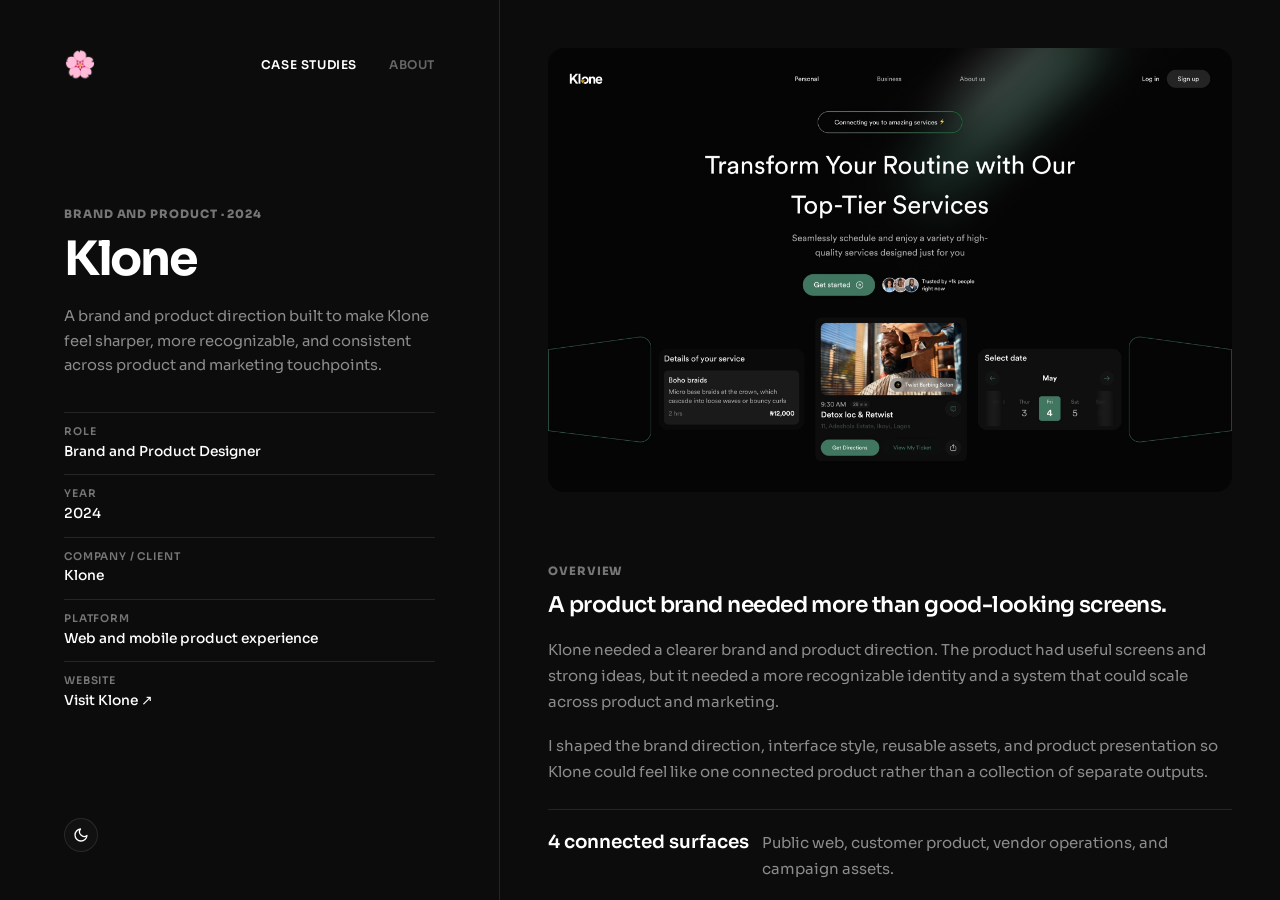
<file: case-studies/klone/index.html>
<!doctype html>
<html lang="en">
  <head>
    <meta charset="utf-8" />
    <meta name="viewport" content="width=device-width,initial-scale=1" />
    <title>Klone | Kems Designs</title>
    <link rel="icon" type="image/png" sizes="512x512" href="/favicon-kems.png?v=1" />
    <link rel="apple-touch-icon" href="/favicon-kems.png?v=1" />
    <link
      href="https://fonts.googleapis.com/css2?family=Sora:wght@400;500;600;700;800&display=swap"
      rel="stylesheet"
    />
    <link
      rel="stylesheet"
      href="/case-studies/events-os/events-detail.css?v=21"
    />
  </head>
  <body class="klone-case events-case">
    <aside class="left">
      <nav>
        <a class="logo" href="/">🌸</a
        ><a class="nav-link active" href="/case-studies/">Case Studies</a
        ><a class="nav-link" href="/about.html">About</a>
      </nav>
      <section class="overview">
        <p class="eyebrow">Brand and product · 2024</p>
        <h1>Klone</h1>
        <p class="overview-summary">
          A brand and product direction built to make Klone feel sharper, more
          recognizable, and consistent across product and marketing touchpoints.
        </p>
        <dl class="project-facts">
          <div>
            <dt>Role</dt>
            <dd>Brand and Product Designer</dd>
          </div>
          <div>
            <dt>Year</dt>
            <dd>2024</dd>
          </div>
          <div>
            <dt>Company / Client</dt>
            <dd>Klone</dd>
          </div>
          <div>
            <dt>Platform</dt>
            <dd>Web and mobile product experience</dd>
          </div>
          <div>
            <dt>Website</dt>
            <dd>
              <a
                href="https://www.useklone.com/"
                target="_blank"
                rel="noreferrer"
                >Visit Klone ↗</a
              >
            </dd>
          </div>
        </dl>
      </section>
      <button
        class="theme-switcher"
        data-theme-toggle
        aria-label="Toggle theme"
      >
        <svg class="moon-icon" viewBox="0 0 24 24">
          <path d="M21 12.79A9 9 0 1 1 11.21 3 7 7 0 0 0 21 12.79z" /></svg
        ><svg class="sun-icon" viewBox="0 0 24 24">
          <circle cx="12" cy="12" r="4" />
          <path
            d="M12 2v2M12 20v2M4.93 4.93l1.41 1.41M17.66 17.66l1.41 1.41M2 12h2M20 12h2M4.93 19.07l1.41-1.41M17.66 6.34l1.41-1.41"
          />
        </svg>
      </button>
    </aside>
    <main class="right">
      <article class="case-story">
        <figure class="hero-media">
          <img
            data-src="/public/case-studies/klone/actual/customer-hero.jpg"
            alt="Klone customer website"
          />
        </figure>
        <section class="story-section">
          <p class="story-label">Overview</p>
          <h2>A product brand needed more than good-looking screens.</h2>
          <p>
            Klone needed a clearer brand and product direction. The product had
            useful screens and strong ideas, but it needed a more recognizable
            identity and a system that could scale across product and marketing.
          </p>
          <p>
            I shaped the brand direction, interface style, reusable assets, and
            product presentation so Klone could feel like one connected product
            rather than a collection of separate outputs.
          </p>
          <p class="scope-note">
            <strong>4 connected surfaces</strong
            ><span
              >Public web, customer product, vendor operations, and campaign
              assets.</span
            >
          </p>
        </section>
        <section class="story-section">
          <p class="story-label">The reality</p>
          <h2>The pieces worked. The system behind them did not.</h2>
          <p>
            Product screens, marketing visuals, dashboard views, and mobile
            experiences did not always feel like they belonged to the same
            product. Every new asset risked becoming another isolated design
            decision.
          </p>
          <p class="callout">
            The problem was not a lack of visuals. It was the absence of a
            strong system connecting them.
          </p>
        </section>
        <figure class="story-media">
          <img
            data-src="/public/case-studies/klone/actual/brand-intro.jpg"
            alt="Klone brand introduction"
          />
        </figure>
        <section class="story-section">
          <p class="story-label">The design goal</p>
          <h2>Define a clearer identity without losing product usability.</h2>
          <p>
            I needed a direction bold enough to be recognizable and disciplined
            enough to support real product work. That meant aligning color,
            typography, layout rhythm, interaction patterns, and marketing
            expression before polishing individual screens.
          </p>
          <div class="decision-grid">
            <article>
              <h3>Stronger identity</h3>
              <p>
                A visual point of view that could be recognized without relying
                on the logo.
              </p>
            </article>
            <article>
              <h3>Product alignment</h3>
              <p>
                Shared rhythm across cards, navigation, states, and content
                hierarchy.
              </p>
            </article>
            <article>
              <h3>Reusable patterns</h3>
              <p>
                Assets and layouts designed to move between product and
                marketing.
              </p>
            </article>
            <article>
              <h3>Controlled expression</h3>
              <p>
                Personality in high-impact moments, restraint in utility-heavy
                flows.
              </p>
            </article>
          </div>
        </section>
        <figure class="story-media">
          <img
            data-src="/public/case-studies/klone/actual/business-hero.jpg"
            alt="Klone business website"
          />
        </figure>
        <section class="story-section">
          <p class="story-label">My role</p>
          <h2>
            I worked across identity, interface, and product presentation.
          </h2>
          <p>
            I set the visual direction, explored how it behaved in product,
            created reusable assets, and designed the screens that connected
            customer discovery with vendor operations. The work required brand
            judgment and product judgment at the same time.
          </p>
        </section>
        <section class="story-section">
          <p class="story-label">Key design decisions</p>
          <h2>Four decisions held the work together.</h2>
          <div class="decision-grid">
            <article>
              <h3>Direction before decoration</h3>
              <p>
                I defined tone, type, color, and layout principles first so
                later screens had something concrete to answer to.
              </p>
            </article>
            <article>
              <h3>The interface carried the brand</h3>
              <p>
                Buttons, cards, navigation, empty states, and mobile screens
                shared one visual rhythm without sacrificing clarity.
              </p>
            </article>
            <article>
              <h3>Reusable by default</h3>
              <p>
                Patterns were built for landing pages, onboarding, dashboards,
                announcements, and campaigns instead of one-off use.
              </p>
            </article>
            <article>
              <h3>Personality with restraint</h3>
              <p>
                Expressive moments were concentrated in discovery and promotion.
                Operational screens stayed quieter and easier to scan.
              </p>
            </article>
          </div>
        </section>
        <section class="product-showcase" aria-label="Klone product designs">
          <section class="flow-group">
            <div class="flow-intro">
              <p class="story-label">Landing and marketing direction</p>
              <h2>The public experience established the promise.</h2>
              <p>
                The web direction introduced Klone with a confident editorial
                voice, then adapted that same system for business audiences and
                content without becoming a different brand each time.
              </p>
            </div>
            <div class="mockup-grid single">
              <figure class="product-frame wide">
                <div class="window-bar"><i></i><i></i><i></i></div>
                <img
                  data-src="/public/case-studies/klone/actual/blog.jpg"
                  alt="Klone journal website"
                />
              </figure>
            </div>
          </section>
          <section class="flow-group">
            <div class="flow-intro">
              <p class="story-label">Customer discovery</p>
              <h2>Search became a product capability, not just an input.</h2>
              <p>
                Customers could browse categories, search directly, or use an
                image to find a service. I treated those as three routes into
                the same discovery model so results remained comparable.
              </p>
              <p class="scope-note">
                <strong>3 discovery routes</strong
                ><span
                  >Category browsing, text search, and image-led search.</span
                >
              </p>
            </div>
            <div class="mockup-grid">
              <figure class="product-frame mobile-frame">
                <img
                  data-src="/public/case-studies/klone/actual/customer-home.jpg"
                  alt="Klone customer home"
                />
              </figure>
              <figure class="product-frame mobile-frame">
                <img
                  data-src="/public/case-studies/klone/actual/service-categories.jpg"
                  alt="Service categories"
                />
              </figure>
              <figure class="product-frame mobile-frame">
                <img
                  data-src="/public/case-studies/klone/actual/service-search.jpg"
                  alt="Service search results"
                />
              </figure>
              <figure class="product-frame mobile-frame">
                <img
                  data-src="/public/case-studies/klone/actual/image-search-camera.jpg"
                  alt="Image search camera"
                />
              </figure>
              <figure class="product-frame mobile-frame">
                <img
                  data-src="/public/case-studies/klone/actual/image-search-results.jpg"
                  alt="Image search results"
                />
              </figure>
              <figure class="product-frame mobile-frame">
                <img
                  data-src="/public/case-studies/klone/actual/select-services.jpg"
                  alt="Select services"
                />
              </figure>
            </div>
          </section>
          <section class="flow-group">
            <div class="flow-intro">
              <p class="story-label">Vendor operations</p>
              <h2>The same system had to support work, not only discovery.</h2>
              <p>
                Vendor screens prioritize status, money, and next actions. The
                visual language stays recognizably Klone, but hierarchy becomes
                denser and more operational because the job is different.
              </p>
              <p class="scope-note">
                <strong>5 booking states</strong
                ><span
                  >Requested, accepted, awaiting verification, payment
                  confirmed, and payment not received.</span
                >
              </p>
            </div>
            <div class="mockup-grid">
              <figure class="product-frame mobile-frame">
                <img
                  data-src="/public/case-studies/klone/actual/vendor-home.jpg"
                  alt="Vendor dashboard"
                />
              </figure>
              <figure class="product-frame mobile-frame">
                <img
                  data-src="/public/case-studies/klone/actual/bookings-status.jpg"
                  alt="Booking status list"
                />
              </figure>
              <figure class="product-frame mobile-frame">
                <img
                  data-src="/public/case-studies/klone/actual/payment-verification.jpg"
                  alt="Payment verification flow"
                />
              </figure>
            </div>
          </section>
          <section class="flow-group">
            <div class="flow-intro">
              <p class="story-label">Referral and promotional flows</p>
              <h2>Growth moments used more expression, not less structure.</h2>
              <p>
                The referral experience connects progress, eligibility,
                earnings, and campaign communication. It is more playful than
                the booking flow, but still uses the same hierarchy and product
                language.
              </p>
            </div>
            <div class="mockup-grid">
              <figure class="product-frame mobile-frame">
                <img
                  data-src="/public/case-studies/klone/actual/referral-system.jpg"
                  alt="Klone referral system"
                />
              </figure>
              <figure class="product-frame mobile-frame">
                <img
                  data-src="/public/case-studies/klone/actual/referral-dashboard.jpg"
                  alt="Referral progress dashboard"
                />
              </figure>
              <figure class="product-frame campaign-frame wide">
                <img
                  data-src="/public/case-studies/klone/actual/referral-campaign.jpg"
                  alt="Klone referral campaign"
                />
              </figure>
            </div>
          </section>
        </section>
        <section class="story-section">
          <p class="story-label">What changed</p>
          <h2>From scattered visuals to a connected product brand.</h2>
          <div class="decision-grid">
            <article>
              <h3>Before</h3>
              <p>
                Screens and assets worked independently. Product and marketing
                had no reliable shared rhythm.
              </p>
            </article>
            <article>
              <h3>After</h3>
              <p>
                One direction connected web, mobile, vendor operations, and
                promotional communication.
              </p>
            </article>
          </div>
        </section>
        <section class="story-section">
          <p class="story-label">Reflection</p>
          <h2>Brand became useful when it behaved like a product system.</h2>
          <p>
            Klone reinforced that identity is not a visual layer added after the
            product is designed. The strongest work came from connecting brand,
            interface, and reusable assets so different touchpoints could feel
            related while still doing different jobs.
          </p>
        </section>
      </article>
      <a class="next-project next-preview" href="/case-studies/copylint/"
        ><img
          src="/public/case-studies/copylint/actual/found-issues.jpg"
          alt="CopyLint preview"
        />
        <div>
          <span>Figma plugin · AI-assisted copy QA</span
          ><strong>CopyLint</strong>
          <p>An AI-assisted copy review tool for Figma.</p>
        </div></a
      >
    </main>
    <script src="/case-studies/case-study.js?v=11"></script>
  </body>
</html>
</file>
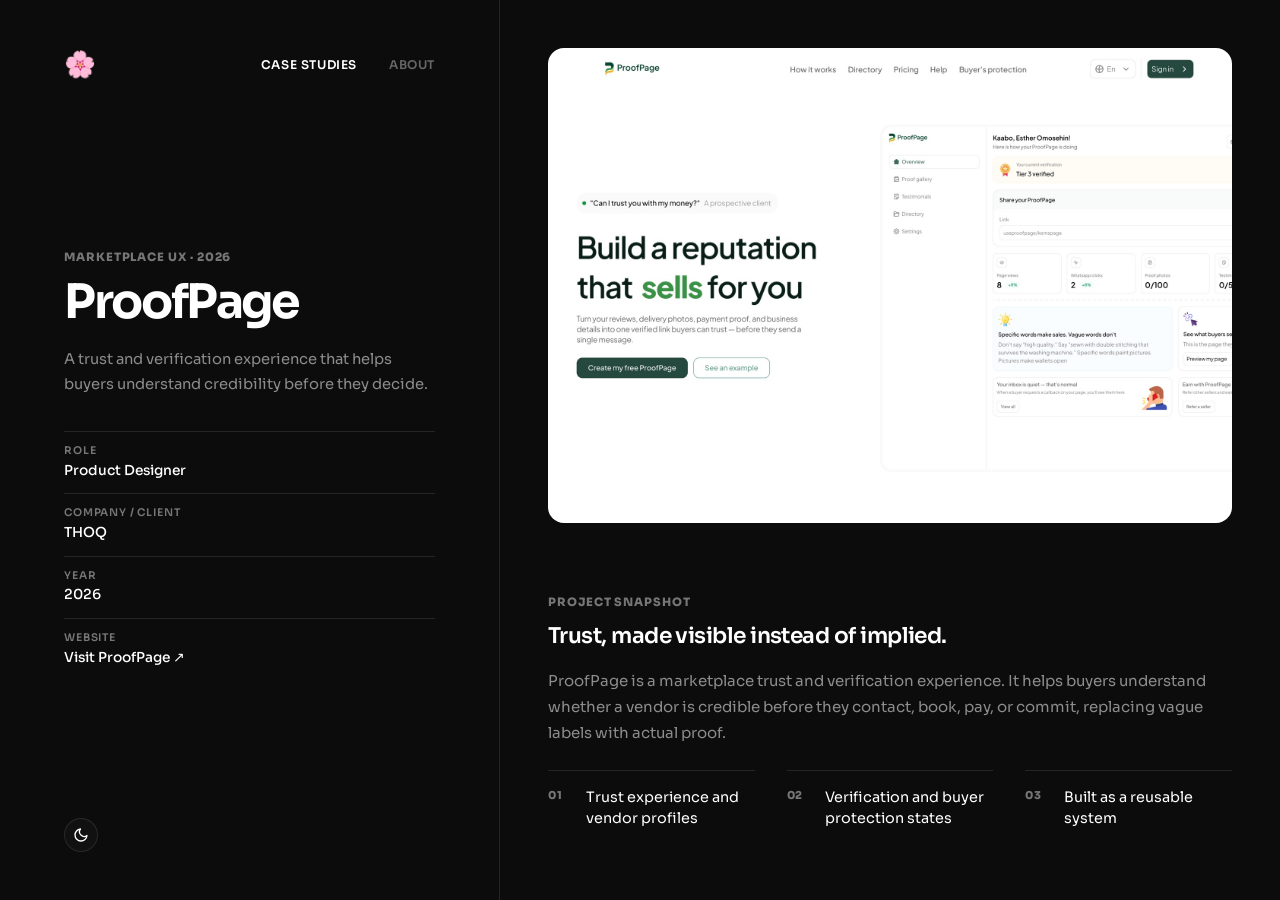
<file: case-studies/proofpage/index.html>
<!doctype html>
<html lang="en">
  <head>
    <meta charset="utf-8" />
    <meta name="viewport" content="width=device-width,initial-scale=1" />
    <title>ProofPage | Kems Designs</title>
    <link rel="icon" type="image/png" sizes="512x512" href="/favicon-kems.png?v=1" />
    <link rel="apple-touch-icon" href="/favicon-kems.png?v=1" />
    <link
      href="https://fonts.googleapis.com/css2?family=Sora:wght@400;500;600;700;800&display=swap"
      rel="stylesheet"
    />
    <link
      rel="stylesheet"
      href="/case-studies/events-os/events-detail.css?v=21"
    />
  </head>
  <body class="proofpage-case events-case">
    <aside class="left">
      <nav>
        <a class="logo" href="/">🌸</a
        ><a class="nav-link active" href="/case-studies/">Case Studies</a
        ><a class="nav-link" href="/about.html">About</a>
      </nav>
      <section class="overview">
        <p class="eyebrow">Marketplace UX · 2026</p>
        <h1>ProofPage</h1>
        <p class="overview-summary">
          A trust and verification experience that helps buyers understand
          credibility before they decide.
        </p>
        <dl class="project-facts">
          <div>
            <dt>Role</dt>
            <dd>Product Designer</dd>
          </div>
          <div>
            <dt>Company / Client</dt>
            <dd>THOQ</dd>
          </div>
          <div>
            <dt>Year</dt>
            <dd>2026</dd>
          </div>
          <div>
            <dt>Website</dt>
            <dd>
              <a
                href="https://useproofpage.com/"
                target="_blank"
                rel="noreferrer"
                >Visit ProofPage ↗</a
              >
            </dd>
          </div>
        </dl>
      </section>
      <button
        class="theme-switcher"
        data-theme-toggle
        aria-label="Toggle theme"
      >
        <svg class="moon-icon" viewBox="0 0 24 24">
          <path d="M21 12.79A9 9 0 1 1 11.21 3 7 7 0 0 0 21 12.79z" /></svg
        ><svg class="sun-icon" viewBox="0 0 24 24">
          <circle cx="12" cy="12" r="4" />
          <path
            d="M12 2v2M12 20v2M4.93 4.93l1.41 1.41M17.66 17.66l1.41 1.41M2 12h2M20 12h2M4.93 19.07l1.41-1.41M17.66 6.34l1.41-1.41"
          />
        </svg>
      </button>
    </aside>
    <main class="right">
      <article class="case-story">
        <figure class="hero-media">
          <img
            data-src="/public/case-studies/proofpage/actual/hero.jpg"
            alt="ProofPage landing page"
          />
        </figure>
        <section class="story-section">
          <p class="story-label">Project snapshot</p>
          <h2>Trust, made visible instead of implied.</h2>
          <p>
            ProofPage is a marketplace trust and verification experience. It
            helps buyers understand whether a vendor is credible before they
            contact, book, pay, or commit, replacing vague labels with actual
            proof.
          </p>
          <div class="snapshot-grid">
            <span>Trust experience and vendor profiles</span
            ><span>Verification and buyer protection states</span
            ><span>Built as a reusable system</span>
          </div>
        </section>
        <section class="story-section">
          <p class="story-label">The reality</p>
          <h2>A “Verified” badge tells a buyer almost nothing.</h2>
          <p>
            In most marketplaces, buyers are asked to book or pay with very
            little actual information to base the decision on. A profile might
            look polished and carry a badge, but the buyer still has real
            questions: what was checked, what happens if something goes wrong,
            and can this vendor be compared with another confidently?
          </p>
          <p class="callout">
            Trust signals were present, but trust was too vague to act on. One
            word was being asked to answer six questions at once.
          </p>
        </section>
        <section class="story-section">
          <p class="story-label">The design challenge</p>
          <h2>Turn one vague label into a system buyers can reason with.</h2>
          <p>
            The system needed enough detail to make trust understandable,
            without burying buyers in so much evidence that the page became
            harder to scan than it was to trust.
          </p>
        </section>
        <figure class="story-media">
          <img
            data-src="/public/case-studies/proofpage/actual/directory.jpg"
            alt="ProofPage verified vendor directory"
          />
        </figure>
        <section class="story-section">
          <p class="story-label">Key decision 01</p>
          <h2>Separate verification from protection.</h2>
          <p>
            A vendor can be fully verified and still not have every transaction
            protected. Those are different guarantees. Verification explains
            whether the vendor has been checked and at what level: verified,
            partially verified, pending, not verified, or unavailable. Buyer
            protection explains what support exists if something goes wrong,
            with its own coverage details, limits, and conditions.
          </p>
          <p class="callout">
            Two guarantees, not one. Each gets its own explanation instead of
            collapsing into a single badge.
          </p>
        </section>
        <figure class="story-media">
          <img
            data-src="/public/case-studies/proofpage/actual/buyer-protection.jpg"
            alt="ProofPage buyer protection experience"
          />
        </figure>
        <section class="story-section">
          <p class="story-label">Key decision 02</p>
          <h2>Every state explains itself.</h2>
          <p>
            A status label with no explanation only relocates the vagueness.
            Every verification state was designed to explain in plain terms what
            it actually means, so the buyer never has to interpret a badge on
            faith.
          </p>
        </section>
        <figure class="story-media">
          <img
            data-src="/public/case-studies/proofpage/actual/vendor-onboarding.jpg"
            alt="ProofPage vendor onboarding"
          />
        </figure>
        <section class="story-section">
          <p class="story-label">Key decision 03</p>
          <h2>Proof became a scannable system, not a wall of evidence.</h2>
          <p>
            Ratings, reviews, completed work, response rate, identity checks,
            and uploaded documents can all support credibility. Dumped together
            they overwhelm rather than reassure. I designed these signals to
            scan quickly, with the option to go deeper only when a buyer needs
            it.
          </p>
        </section>
        <figure class="story-media">
          <img
            data-src="/public/case-studies/proofpage/actual/proof-gallery.jpg"
            alt="ProofPage proof gallery editor"
          />
        </figure>
        <section
          class="product-showcase"
          aria-label="ProofPage product designs"
        >
          <section class="flow-group">
            <div class="flow-intro">
              <p class="story-label">Public entry and account choice</p>
              <h2>A clear promise before asking someone to sign in.</h2>
              <p>
                The public experience explains what ProofPage does, then lets
                people enter as a buyer or vendor without collapsing two
                different trust journeys into one account flow.
              </p>
            </div>
            <div class="mockup-grid single">
              <figure class="product-frame wide">
                <div class="window-bar"><i></i><i></i><i></i></div>
                <img
                  data-src="/public/case-studies/proofpage/actual/landing-page.jpg"
                  alt="ProofPage public landing page"
                />
              </figure>
              <figure class="product-frame wide">
                <div class="window-bar"><i></i><i></i><i></i></div>
                <img
                  data-src="/public/case-studies/proofpage/actual/account-choice.jpg"
                  alt="ProofPage buyer and vendor account choice"
                />
              </figure>
            </div>
          </section>
          <section class="flow-group">
            <div class="flow-intro">
              <p class="story-label">Two sides of trust</p>
              <h2>Different dashboards for different decisions.</h2>
              <p>
                Vendors see the work required to strengthen their page. Buyers
                see reports, saved vendors, support, and protection without
                inheriting the vendor's setup complexity.
              </p>
            </div>
            <div class="mockup-grid">
              <figure class="product-frame">
                <img
                  data-src="/public/case-studies/proofpage/actual/vendor-dashboard.jpg"
                  alt="ProofPage vendor dashboard"
                />
              </figure>
              <figure class="product-frame">
                <img
                  data-src="/public/case-studies/proofpage/actual/buyer-dashboard.jpg"
                  alt="ProofPage buyer dashboard"
                />
              </figure>
            </div>
          </section>
          <section class="flow-group">
            <div class="flow-intro">
              <p class="story-label">Portable credibility</p>
              <h2>Trust had to travel beyond the platform.</h2>
              <p>
                A public ProofPage can be shared directly or through a QR code,
                giving vendors a reusable trust surface wherever a buyer first
                encounters them.
              </p>
            </div>
            <div class="mockup-grid single">
              <figure class="product-frame wide">
                <img
                  data-src="/public/case-studies/proofpage/actual/share-profile.jpg"
                  alt="ProofPage profile sharing tools"
                />
              </figure>
            </div>
          </section>
        </section>
        <section class="story-section">
          <p class="story-label">The point</p>
          <h2>Trust should not be one badge.</h2>
          <p>
            It should be a system of clear, separated signals: what has been
            verified, what proof exists, and what protection applies. That lets
            buyers make their own judgment instead of relying on a platform's
            single-word assurance.
          </p>
        </section>
        <section class="story-section">
          <p class="story-label">Reflection</p>
          <h2>The harder version made credibility understandable.</h2>
          <p>
            It would have been easier to ship a single “trusted” label. The real
            design work was resisting that simplicity and designing several
            distinct but connected pieces: verification, protection, and proof.
          </p>
        </section>
      </article>
      <a class="next-project next-preview" href="/case-studies/klone/"
        ><img
          src="/public/case-studies/klone/actual/customer-hero.jpg"
          alt="Klone preview"
        />
        <div>
          <span>Brand and product · Web and mobile</span><strong>Klone</strong>
          <p>A brand and product experience with a stronger visual system.</p>
        </div></a
      >
    </main>
    <script src="/case-studies/case-study.js?v=11"></script>
  </body>
</html>
</file>
<file: case-studies/events-os/events-detail.css>
*,
*::before,
*::after {
  box-sizing: border-box;
  margin: 0;
  padding: 0;
}

:root {
  --bg: #0c0c0c;
  --text: #fff;
  --muted: #8c8c8c;
  --soft: #767676;
  --pink: #ffbcf2;
  --panel: #111111;
  --line: rgba(255, 255, 255, 0.1);
  --case-outer: 1240px;
}

body.light {
  --bg: #fcfcfc;
  --text: #000;
  --muted: #666;
  --soft: #777;
  --pink: #ffbcf2;
  --panel: #fafafa;
  --line: rgba(0, 0, 0, 0.06);
}
html,
body {
  height: 100%;
  font-family: "Sora", sans-serif;
  background: var(--bg);
  color: var(--text);
}
body {
  display: flex;
  overflow: hidden;
}

.left {
  position: relative;
  z-index: 2;
  display: flex;
  width: 500px;
  height: 100vh;
  flex: 0 0 auto;
  flex-direction: column;
  padding: 3rem 4rem;
  border-right: 1px solid var(--line);
  background: var(--bg);
}
nav {
  display: flex;
  align-items: center;
  gap: 2rem;
  margin-bottom: 5rem;
}
.logo {
  margin-right: auto;
  color: var(--text);
  font-size: 1.6rem;
  text-decoration: none;
}
.nav-link {
  color: var(--muted);
  font-size: 0.75rem;
  font-weight: 600;
  letter-spacing: 0.05em;
  opacity: 0.7;
  text-decoration: none;
  text-transform: uppercase;
  white-space: nowrap;
}
.nav-link:hover {
  color: var(--pink);
  opacity: 1;
}
.nav-link.active {
  color: var(--text);
  opacity: 1;
}

.overview {
  display: flex;
  max-width: none;
  flex: 1;
  flex-direction: column;
  justify-content: center;
  padding-bottom: 6rem;
}
.eyebrow,
.story-label {
  color: var(--soft);
  font-size: 0.72rem;
  font-weight: 800;
  letter-spacing: 0.08em;
  text-transform: uppercase;
}
.overview h1 {
  margin-top: 1rem;
  font-size: clamp(2.8rem, 3.7vw, 3.8rem);
  letter-spacing: -0.05em;
  line-height: 0.96;
}
.overview-summary {
  margin-top: 1.35rem;
  color: var(--muted);
  font-size: 0.92rem;
  line-height: 1.65;
}
.project-facts {
  display: grid;
  gap: 0.9rem;
  margin-top: 2.2rem;
}
.project-facts div {
  padding-top: 0.75rem;
  border-top: 1px solid var(--line);
}
dt {
  color: var(--soft);
  font-size: 0.66rem;
  font-weight: 600;
  letter-spacing: 0.08em;
  text-transform: uppercase;
}
dd {
  margin-top: 0.3rem;
  font-size: 0.86rem;
  font-weight: 500;
}
.project-facts a {
  color: inherit;
  text-decoration: none;
  transition: color 160ms ease;
}
.project-facts a:hover,
.project-facts a:focus-visible {
  color: var(--pink);
}
.theme-switcher {
  position: absolute;
  bottom: 3rem;
  left: 4rem;
  display: grid;
  width: 34px;
  height: 34px;
  flex: 0 0 34px;
  place-items: center;
  border: 1px solid var(--line);
  border-radius: 50%;
  background: var(--panel);
  color: var(--text);
  cursor: pointer;
}
.theme-switcher svg {
  width: 16px;
  height: 16px;
  fill: none;
  stroke: currentColor;
  stroke-linecap: round;
  stroke-linejoin: round;
  stroke-width: 2;
}
.theme-switcher .sun-icon,
body.light .theme-switcher .moon-icon {
  display: none;
}
body.light .theme-switcher .sun-icon {
  display: block;
}

.right {
  flex: 1;
  height: 100vh;
  overflow-y: auto;
  padding: 3rem;
  scrollbar-width: none;
}
.right::-webkit-scrollbar {
  display: none;
}
.story {
  display: flex;
  width: 100%;
  max-width: var(--case-outer);
  margin: 0 auto;
  flex-direction: column;
  gap: 5rem;
  padding-bottom: 4rem;
}
figure {
  margin: 0;
}
.hero-media,
.story-media {
  overflow: hidden;
  border-radius: 16px;
  background: var(--panel);
}
.hero-media img,
.story-media img {
  display: block;
  width: 100%;
  min-height: 440px;
  object-fit: cover;
}
.hero-media video,
.story-media video {
  display: block;
  width: 100%;
  min-height: 440px;
  background: #000;
  object-fit: cover;
}
.hero-media img:not([src]),
.story-media img:not([src]),
.hero-media img.is-missing,
.story-media img.is-missing {
  display: none;
}
figcaption {
  padding-top: 0.7rem;
  color: var(--soft);
  font-size: 0.72rem;
}
.story-section {
  width: 100%;
  max-width: none;
}
.story-section h2 {
  margin: 0.8rem 0 1.2rem;
  max-width: none;
  font-size: clamp(1.35rem, 1.7vw, 1.75rem);
  font-weight: 600;
  letter-spacing: -0.025em;
  line-height: 1.24;
}
.story-section > p:not(.story-label) {
  max-width: none;
  color: var(--muted);
  font-size: 0.94rem;
  font-weight: 400;
  line-height: 1.72;
}
.story-section p + p {
  margin-top: 1.15rem;
}
.callout {
  margin-top: 2rem;
  padding-left: 1.25rem;
  border-left: 2px solid var(--line);
  color: var(--text) !important;
  max-width: none;
  font-size: 1rem !important;
  font-weight: 500;
  line-height: 1.6 !important;
}

/* Every case study uses the same page grid for copy and media. */
.case-story > .story-section,
.case-story > .story-section > h2,
.case-story > .story-section > p:not(.story-label),
.lab-story > .story-section,
.lab-hero,
.experiment-copy,
.flow-intro {
  width: 100%;
  max-width: none;
}
.source-link,
.live-link {
  display: inline-block;
  margin-top: 1.4rem;
  color: var(--text) !important;
  font-size: 0.82rem;
  font-weight: 700;
  text-decoration: none !important;
}
.live-link {
  margin-right: 1rem;
}
.source-link:hover,
.live-link:hover {
  color: var(--pink) !important;
}
.story-media {
  align-self: stretch;
}
.story-media.wide {
  width: 100%;
}
.next-project {
  display: block;
  width: min(var(--case-outer), 100%);
  max-width: var(--case-outer);
  margin: 0 auto 3rem;
  padding: 1.6rem;
  border: 0;
  border-radius: 0;
  background: var(--bg);
  color: var(--text);
  text-decoration: none;
  transition: transform 180ms ease;
}
.next-project:hover {
  transform: translateY(-3px);
}
.next-project:hover strong,
.next-project:hover span {
  color: var(--pink);
}
.next-project span {
  color: var(--soft);
  font-size: 0.72rem;
  font-weight: 800;
  letter-spacing: 0.08em;
  text-transform: uppercase;
}
.next-project strong {
  display: block;
  margin-top: 0.55rem;
  font-size: 1.65rem;
  letter-spacing: -0.045em;
}
.next-project p {
  margin-top: 0.45rem;
  color: var(--muted);
}
.next-preview {
  display: grid;
  grid-template-columns: 210px minmax(0, 1fr);
  align-items: center;
  gap: 1.3rem;
  padding: 0;
}
.next-preview img {
  width: 210px;
  height: 132px;
  border-radius: 8px;
  object-fit: cover;
}
.next-preview div {
  padding: 1rem 1.25rem 1rem 0;
}
.design-lab .lab-story {
  display: grid;
  width: 100%;
  max-width: var(--case-outer);
  margin: 0 auto;
  gap: 4.25rem;
  padding-bottom: 4rem;
}
.design-lab .lab-hero {
  width: 100%;
  max-width: none;
}
.design-lab .lab-hero h2,
.design-lab .experiments-heading {
  margin-top: 0.8rem;
  max-width: none;
  font-size: clamp(1.65rem, 2.3vw, 2.15rem);
  font-weight: 600;
  letter-spacing: -0.035em;
  line-height: 1.18;
}
.design-lab .lab-hero p:not(.story-label) {
  max-width: none;
  margin-top: 1.3rem;
  color: var(--muted);
  font-size: 0.94rem;
  font-weight: 400;
  line-height: 1.72;
}
.design-lab .experiments-heading {
  margin: 0;
  color: var(--text);
}
.design-lab .experiment {
  display: grid;
  gap: 1.5rem;
}
.design-lab .experiment-media {
  overflow: hidden;
  border: 1px solid var(--line);
  border-radius: 12px;
  background: var(--panel);
}
.design-lab .experiment-media video,
.design-lab .experiment-media img {
  display: block;
  width: 100%;
  min-height: 410px;
  background: #111;
  object-fit: cover;
}
.design-lab .experiment-media.music-shot {
  display: block;
  min-height: 0;
}
.design-lab .experiment-media.music-shot img {
  width: 100%;
  height: auto;
  min-height: 0;
  max-height: none;
  object-fit: contain;
}
.design-lab .experiment-copy {
  width: 100%;
  max-width: none;
}
.design-lab .experiment-copy h3 {
  margin-top: 0.7rem;
  max-width: none;
  font-size: clamp(1.35rem, 1.8vw, 1.7rem);
  font-weight: 600;
  letter-spacing: -0.025em;
  line-height: 1.24;
}
.design-lab .experiment-copy p:not(.story-label) {
  max-width: none;
  margin-top: 1rem;
  color: var(--muted);
  font-size: 0.94rem;
  font-weight: 400;
  line-height: 1.7;
}
.design-lab .project-links {
  display: flex;
  flex-wrap: wrap;
  gap: 0.75rem 1.5rem;
  margin-top: 1.2rem;
}
.design-lab .project-links a {
  color: var(--text) !important;
  text-decoration: none !important;
}
.design-lab .project-links a:hover {
  color: var(--pink) !important;
}
.design-lab .explored {
  padding-top: 1rem;
}
.design-lab .exploration-grid {
  display: grid;
  grid-template-columns: repeat(3, minmax(0, 1fr));
  gap: 1rem;
  margin-top: 1.2rem;
}
.design-lab .exploration-grid article {
  min-height: 160px;
  padding: 1.2rem;
  border: 1px solid var(--line);
  border-radius: 8px;
  background: var(--panel);
}
.design-lab .exploration-grid h3 {
  font-size: 1rem;
  letter-spacing: -0.02em;
}
.design-lab .exploration-grid p {
  margin-top: 0.65rem;
  color: var(--muted);
  font-size: 0.88rem;
  line-height: 1.55;
}
.events-case .case-story {
  display: grid;
  width: 100%;
  max-width: var(--case-outer);
  margin: 0 auto;
  gap: 4.5rem;
  padding-bottom: 4rem;
}
.events-case .snapshot-grid,
.events-case .decision-grid,
.events-case .scope-grid {
  display: grid;
  gap: 1rem;
  margin-top: 1.5rem;
}
.events-case .snapshot-grid {
  grid-template-columns: repeat(3, minmax(0, 1fr));
  gap: 0 2rem;
  counter-reset: snapshot;
}
.events-case .snapshot-grid span {
  position: relative;
  padding: 1rem 0 1rem 2.4rem;
  border-top: 1px solid var(--line);
  color: var(--text);
  font-size: 0.9rem;
  line-height: 1.5;
  counter-increment: snapshot;
}
.events-case .snapshot-grid span::before {
  position: absolute;
  top: 1rem;
  left: 0;
  color: var(--soft);
  content: "0" counter(snapshot);
  font-size: 0.68rem;
  font-weight: 800;
  letter-spacing: 0.06em;
}
.events-case .decision-grid article,
.events-case .scope-grid article {
  padding: 1.25rem;
  border: 1px solid var(--line);
  border-radius: 8px;
  background: var(--panel);
  color: var(--muted);
  font-size: 0.9rem;
  line-height: 1.55;
}
.events-case .decision-grid,
.events-case .scope-grid {
  grid-template-columns: repeat(2, minmax(0, 1fr));
}
.events-case .decision-grid h3,
.events-case .scope-grid h3 {
  color: var(--text);
  font-size: 1rem;
}
.events-case .decision-grid p,
.events-case .scope-grid p {
  margin-top: 0.6rem;
  color: var(--muted);
  font-size: 0.9rem;
  line-height: 1.55;
}
.events-case .product-showcase {
  display: grid;
  gap: 4rem;
}
.events-case .flow-group {
  display: grid;
  gap: 1.4rem;
}
.events-case .flow-intro {
  display: block;
  padding-top: 1.25rem;
  border-top: 1px solid var(--line);
}
.events-case .flow-intro h2 {
  max-width: none;
  margin-top: 0.7rem;
  font-size: clamp(1.25rem, 1.6vw, 1.55rem);
  font-weight: 600;
  line-height: 1.28;
}
.events-case .flow-intro > span {
  color: var(--soft);
  font-size: 0.72rem;
  font-weight: 800;
  letter-spacing: 0.08em;
}
.events-case .flow-intro h3 {
  font-size: 1.2rem;
  letter-spacing: -0.025em;
}
.events-case .flow-intro p {
  max-width: none;
  margin-top: 0.4rem;
  color: var(--muted);
  font-size: 0.9rem;
  line-height: 1.6;
}
.events-case .flow-intro .story-label {
  margin-top: 0;
  color: var(--soft);
  font-size: 0.72rem;
  font-weight: 700;
  letter-spacing: 0.08em;
}
.klone-case .scope-note {
  display: flex;
  align-items: baseline;
  gap: 0.8rem;
  margin-top: 1.5rem;
  padding-top: 1rem;
  border-top: 1px solid var(--line);
  color: var(--muted);
  font-size: 0.86rem;
  line-height: 1.5;
}
.klone-case .scope-note strong {
  color: var(--text);
  font-size: 1.15rem;
  font-weight: 600;
  white-space: nowrap;
}
.events-case .mockup-grid {
  display: grid;
  grid-template-columns: repeat(2, minmax(0, 1fr));
  gap: 1rem;
}
.events-case .mockup-grid.single {
  grid-template-columns: 1fr;
}
.events-case .product-frame {
  min-width: 0;
  overflow: hidden;
  border: 1px solid var(--line);
  border-radius: 10px;
  background: var(--panel);
}
.events-case .product-frame.wide {
  grid-column: 1 / -1;
}
.events-case .landing-page-frame {
  max-height: 1100px;
  overflow: hidden;
}
.events-case .landing-page-frame img {
  width: 100%;
  height: auto;
  object-position: top;
}
.events-case .window-bar {
  display: flex;
  align-items: center;
  gap: 0.35rem;
  height: 30px;
  padding: 0 0.75rem;
  border-bottom: 1px solid var(--line);
  background: #171717;
}
.events-case .window-bar i {
  width: 7px;
  height: 7px;
  border-radius: 50%;
  background: #555;
}
.events-case .window-bar i:first-child {
  background: #777;
}
.events-case .product-frame img {
  display: block;
  width: 100%;
  height: auto;
  min-height: 0;
  object-fit: contain;
}
.klone-case .mobile-frame {
  display: grid;
  min-height: 34rem;
  place-items: center;
  padding: 1rem;
  background: #151515;
}
.klone-case .mobile-frame img {
  width: auto;
  max-width: 100%;
  max-height: 48rem;
}
.klone-case .campaign-frame {
  grid-column: 1 / -1;
  padding: 0;
}
.events-case .product-frame figcaption {
  padding: 0.8rem 1rem 1rem;
  color: var(--muted);
  font-size: 0.72rem;
  line-height: 1.5;
}
.copylint-case .hero-media {
  display: grid;
  place-items: center;
  padding: 2rem;
  background: #151515;
}
.copylint-case .hero-media img {
  width: auto;
  max-width: 100%;
  height: auto;
  max-height: 760px;
  min-height: 0;
  object-fit: contain;
  border-radius: 8px;
}
.copylint-case .hero-media figcaption {
  width: 100%;
}
.copylint-case .plugin-frame img {
  background: #fff;
}
@media (max-width: 760px) {
  .events-case .case-story {
    gap: 3.5rem;
  }
  .events-case .snapshot-grid,
  .events-case .decision-grid,
  .events-case .scope-grid {
    grid-template-columns: 1fr;
  }
}
@media (max-width: 760px) {
  .events-case .mockup-grid {
    grid-template-columns: 1fr;
  }
  .events-case .product-frame.wide {
    grid-column: auto;
  }
  .events-case .product-showcase {
    gap: 3rem;
  }
}
@media (max-width: 560px) {
  .next-preview {
    grid-template-columns: 1fr;
    gap: 0;
  }
  .next-preview img {
    width: 100%;
    height: 190px;
  }
  .next-preview div {
    padding: 1rem 0;
  }
}
@media (max-width: 760px) {
  .design-lab .lab-story {
    gap: 3.5rem;
  }
  .design-lab .experiment-media video,
  .design-lab .experiment-media img,
  .design-lab .experiment-media.music-shot {
    min-height: 260px;
  }
  .design-lab .exploration-grid {
    grid-template-columns: 1fr;
  }
}
@media (max-width: 760px) {
  .design-lab .experiment-media.music-shot,
  .design-lab .experiment-media.music-shot img {
    min-height: 0;
  }
}

@media (max-width: 1050px) {
  body {
    display: block;
    height: auto;
    overflow-y: auto;
  }
  .left {
    width: 100%;
    height: auto;
    min-height: 400px;
    padding: 2.5rem 3rem;
    border-right: 0;
    border-bottom: 1px solid var(--line);
  }
  .overview {
    width: 100%;
    max-width: none;
    min-height: 260px;
    padding-bottom: 3rem;
  }
  .overview-summary {
    max-width: none;
  }
  .project-facts {
    width: 100%;
    max-width: none;
    grid-template-columns: repeat(2, minmax(0, 1fr));
  }
  .right {
    width: 100%;
    height: auto;
    padding: 3rem;
  }
}

@media (max-width: 760px) {
  body {
    display: block;
    height: auto;
    overflow-y: auto;
  }
  .left {
    width: 100%;
    height: auto;
    min-height: 430px;
    padding: 2rem;
    border-right: 0;
    border-bottom: 1px solid var(--line);
  }
  nav {
    margin-bottom: 2.5rem;
  }
  .overview {
    min-height: 250px;
    padding-bottom: 3.5rem;
  }
  .theme-switcher {
    position: static;
  }
  .right {
    height: auto;
    padding: 1.5rem;
  }
  .project-facts {
    grid-template-columns: 1fr;
  }
  .story {
    gap: 4rem;
  }
  .hero-media img,
  .story-media img {
    min-height: 270px;
  }
  .hero-media video,
  .story-media video {
    min-height: 270px;
  }
  .next-project {
    width: auto;
    margin: 0 1.5rem 2rem;
  }
}

@media (prefers-reduced-motion: reduce) {
  *,
  *::before,
  *::after {
    transition-duration: 0.01ms !important;
  }
}
</file>
